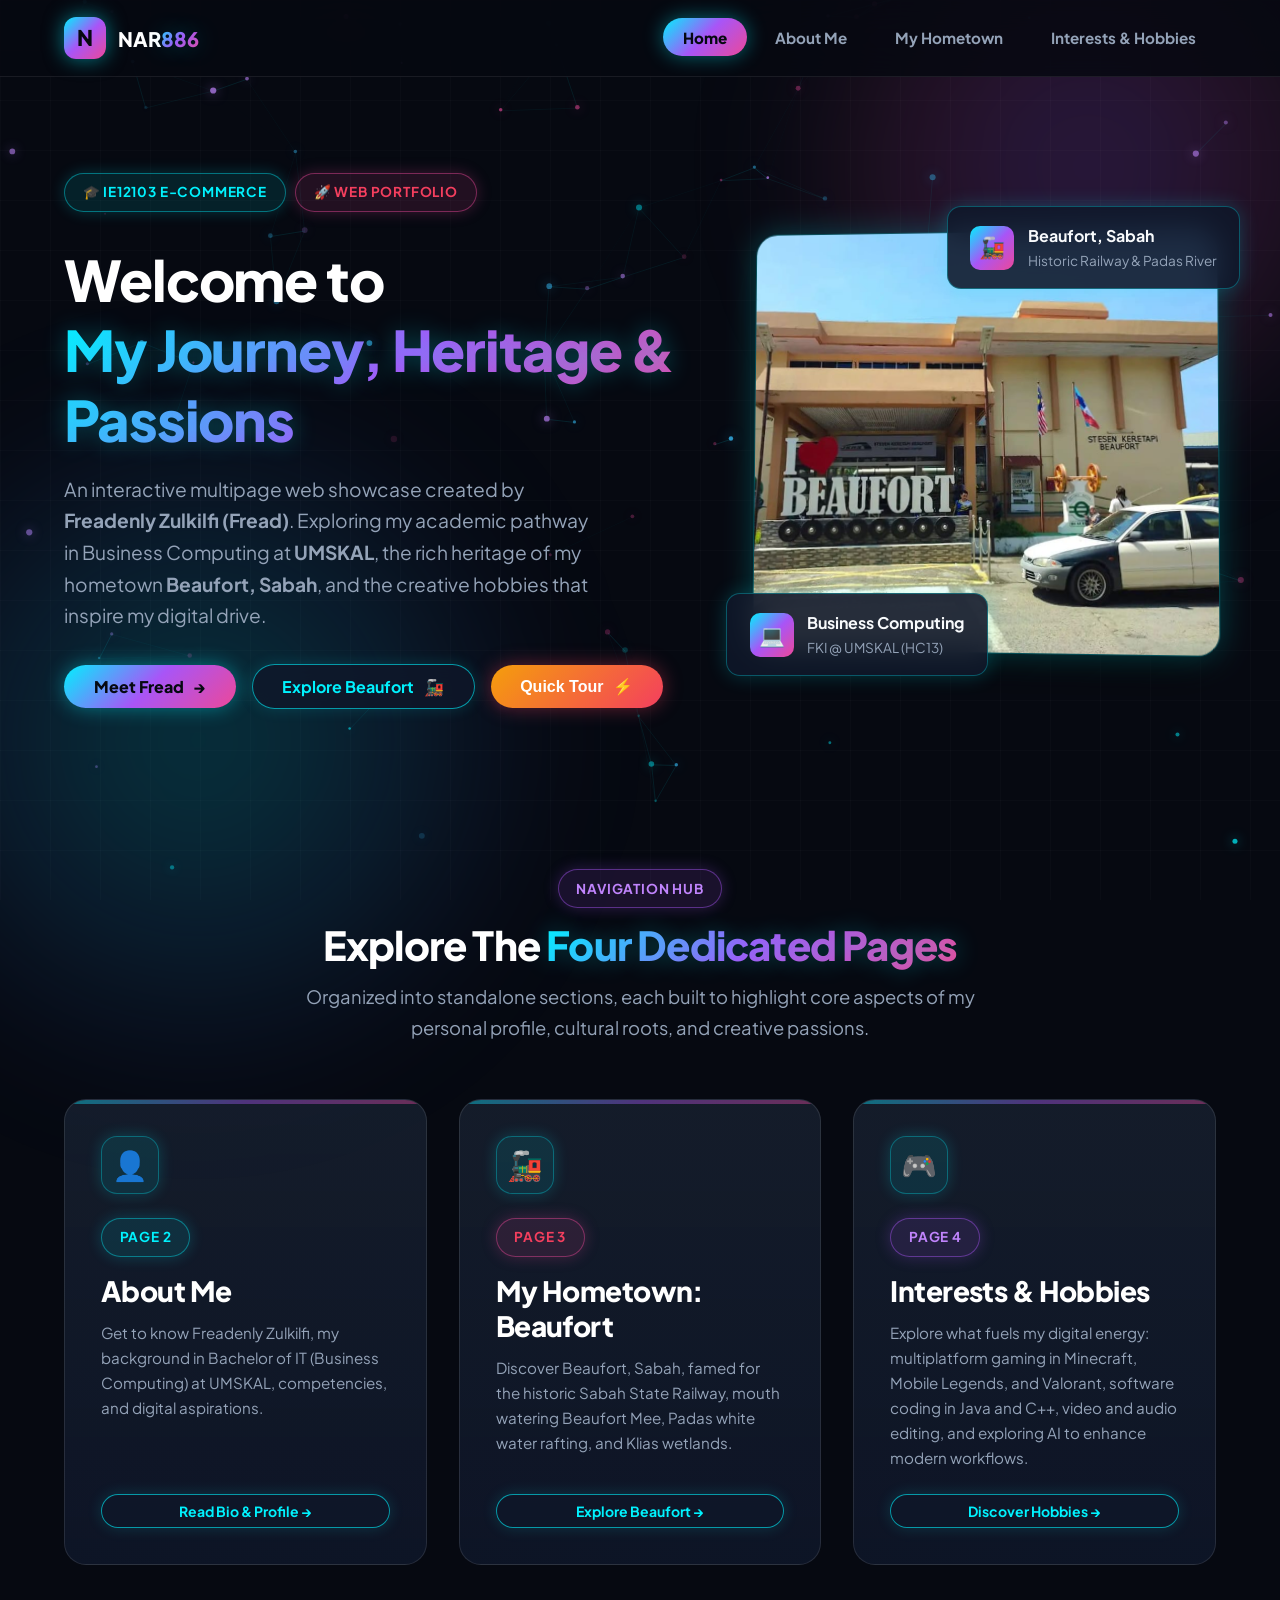
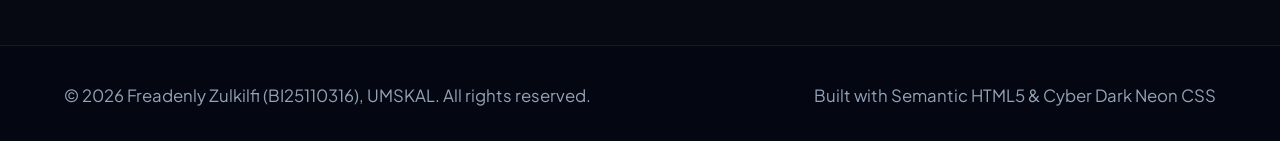
<file: index.html>
<!DOCTYPE html>
<html lang="en">
<head>
  <meta charset="UTF-8">
  <meta name="viewport" content="width=device-width, initial-scale=1.0">
  <title>Home | Me, My Hometown and Interest: IE12103</title>
  <link rel="stylesheet" href="css/styles.css">
  <link rel="preconnect" href="https://fonts.googleapis.com">
  <link rel="preconnect" href="https://fonts.gstatic.com" crossorigin>
  <link href="https://fonts.googleapis.com/css2?family=Plus+Jakarta+Sans:wght@400;600;700;800&family=Inter:wght@400;500;600;700&display=swap" rel="stylesheet">
</head>
<body>
  <canvas id="cyberCanvas"></canvas>
  <div class="cyber-grid-overlay"></div>

  <!-- Navigation Bar -->
  <header class="site-header">
    <div class="container navbar">
      <a href="index.html" class="brand-logo">
        <span class="logo-icon">N</span>
        <span>NAR<span class="text-gradient">886</span></span>
      </a>

      <button class="mobile-menu-btn" id="mobileMenuBtn" aria-label="Toggle navigation">☰</button>

      <ul class="nav-links" id="navLinks">
        <li><a href="index.html" class="nav-link active">Home</a></li>
        <li><a href="about.html" class="nav-link">About Me</a></li>
        <li><a href="hometown.html" class="nav-link">My Hometown</a></li>
        <li><a href="hobbies.html" class="nav-link">Interests & Hobbies</a></li>
      </ul>
    </div>
  </header>

  <!-- Hero Section -->
  <main>
    <section class="hero">
      <div class="container hero-grid">
        <div class="hero-content">
          <div class="hero-tags">
            <span class="badge">🎓 IE12103 E-Commerce</span>
            <span class="badge badge-coral">🚀 Web Portfolio</span>
          </div>
          <h1>Welcome to <span class="text-gradient">My Journey, Heritage & Passions</span></h1>
          <p class="hero-subtitle">
            An interactive multipage web showcase created by <strong>Freadenly Zulkilfi (Fread)</strong>. 
            Exploring my academic pathway in Business Computing at <strong>UMSKAL</strong>, the rich heritage of my hometown <strong>Beaufort, Sabah</strong>, 
            and the creative hobbies that inspire my digital drive.
          </p>

          <div class="btn-group">
            <a href="about.html" class="btn btn-primary">
              <span>Meet Fread</span>
              <span>→</span>
            </a>
            <a href="hometown.html" class="btn btn-secondary">
              <span>Explore Beaufort</span>
              <span>🚂</span>
            </a>
            <button class="btn btn-coral" data-modal-target="quickTourModal">
              <span>Quick Tour</span>
              <span>⚡</span>
            </button>
          </div>
        </div>

        <div class="hero-visual">
          <div class="hero-image-wrapper">
            <img src="images/hero-bg.jpg" alt="Vibrant Cyber Scenery" width="600" height="420">
          </div>
          
          <div class="floating-stat-card top-right">
            <div class="floating-icon">🚂</div>
            <div>
              <strong>Beaufort, Sabah</strong>
              <p style="font-size: 0.85rem; margin: 0; color: var(--text-muted);">Historic Railway & Padas River</p>
            </div>
          </div>

          <div class="floating-stat-card bottom-left">
            <div class="floating-icon">💻</div>
            <div>
              <strong>Business Computing</strong>
              <p style="font-size: 0.85rem; margin: 0; color: var(--text-muted);">FKI @ UMSKAL (HC13)</p>
            </div>
          </div>
        </div>
      </div>
    </section>

    <!-- Page Portals / Overview Section -->
    <section class="section">
      <div class="container">
        <div class="section-header">
          <span class="badge badge-cyan">Navigation Hub</span>
          <h2>Explore The <span class="text-gradient">Four Dedicated Pages</span></h2>
          <p>Organized into standalone sections, each built to highlight core aspects of my personal profile, cultural roots, and creative passions.</p>
        </div>

        <div class="feature-portal-grid">
          <!-- Portal 1: About Me -->
          <div class="portal-card">
            <div class="portal-icon">👤</div>
            <span class="badge" style="width: fit-content; margin-bottom: 1rem;">Page 2</span>
            <h3>About Me</h3>
            <p>Get to know Freadenly Zulkilfi, my background in Bachelor of IT (Business Computing) at UMSKAL, competencies, and digital aspirations.</p>
            <a href="about.html" class="btn btn-secondary btn-sm" style="margin-top: auto;">Read Bio & Profile →</a>
          </div>

          <!-- Portal 2: My Hometown -->
          <div class="portal-card">
            <div class="portal-icon">🚂</div>
            <span class="badge badge-coral" style="width: fit-content; margin-bottom: 1rem;">Page 3</span>
            <h3>My Hometown: Beaufort</h3>
            <p>Discover Beaufort, Sabah, famed for the historic Sabah State Railway, mouth watering Beaufort Mee, Padas white water rafting, and Klias wetlands.</p>
            <a href="hometown.html" class="btn btn-secondary btn-sm" style="margin-top: auto;">Explore Beaufort →</a>
          </div>

          <!-- Portal 3: Interests & Hobbies -->
          <div class="portal-card">
            <div class="portal-icon">🎮</div>
            <span class="badge badge-cyan" style="width: fit-content; margin-bottom: 1rem;">Page 4</span>
            <h3>Interests & Hobbies</h3>
            <p>Explore what fuels my digital energy: multiplatform gaming in Minecraft, Mobile Legends, and Valorant, software coding in Java and C++, video and audio editing, and exploring AI to enhance modern workflows.</p>
            <a href="hobbies.html" class="btn btn-secondary btn-sm" style="margin-top: auto;">Discover Hobbies →</a>
          </div>
        </div>
      </div>
    </section>
  </main>

  <!-- Interactive Quick Tour Modal -->
  <div class="modal-overlay" id="quickTourModal">
    <div class="modal-content">
      <button class="modal-close-btn" aria-label="Close modal">×</button>
      <span class="badge badge-coral">⚡ Quick Summary</span>
      <h3 style="margin: 1rem 0 0.75rem;">Welcome to "Me, My Hometown and Interest"</h3>
      <p style="margin-bottom: 1.25rem;">
        This web application satisfies all practical requirements for <strong>IE12103 E-Commerce</strong>:
      </p>
      <ul style="padding-left: 1.25rem; margin-bottom: 1.5rem; color: var(--text-muted); line-height: 1.8;">
        <li><strong>Page 1:</strong> Home (Central navigation hub and course overview)</li>
        <li><strong>Page 2:</strong> About Me (Freadenly Zulkilfi, official profile portrait, Business Computing credentials)</li>
        <li><strong>Page 3:</strong> My Hometown (Beaufort, Sabah heritage, railway, rafting, wetlands, cuisine)</li>
        <li><strong>Page 4:</strong> Hobbies (Gaming, Java & C++ Coding, Video & Audio Editing, Exploring AI)</li>
      </ul>
      <div class="btn-group">
        <a href="about.html" class="btn btn-primary btn-sm">Start with About Page</a>
        <button class="btn btn-secondary btn-sm" data-modal-close>Close</button>
      </div>
    </div>
  </div>

  <!-- Global Footer -->
  <footer class="site-footer">
    <div class="container">
      <div class="footer-bottom" style="border-top: none; padding-top: 0;">
        <p>&copy; 2026 Freadenly Zulkilfi (BI25110316), UMSKAL. All rights reserved.</p>
        <p>Built with Semantic HTML5 & Cyber Dark Neon CSS</p>
      </div>
    </div>
  </footer>

  <script src="js/main.js"></script>
</body>
</html>
</file>
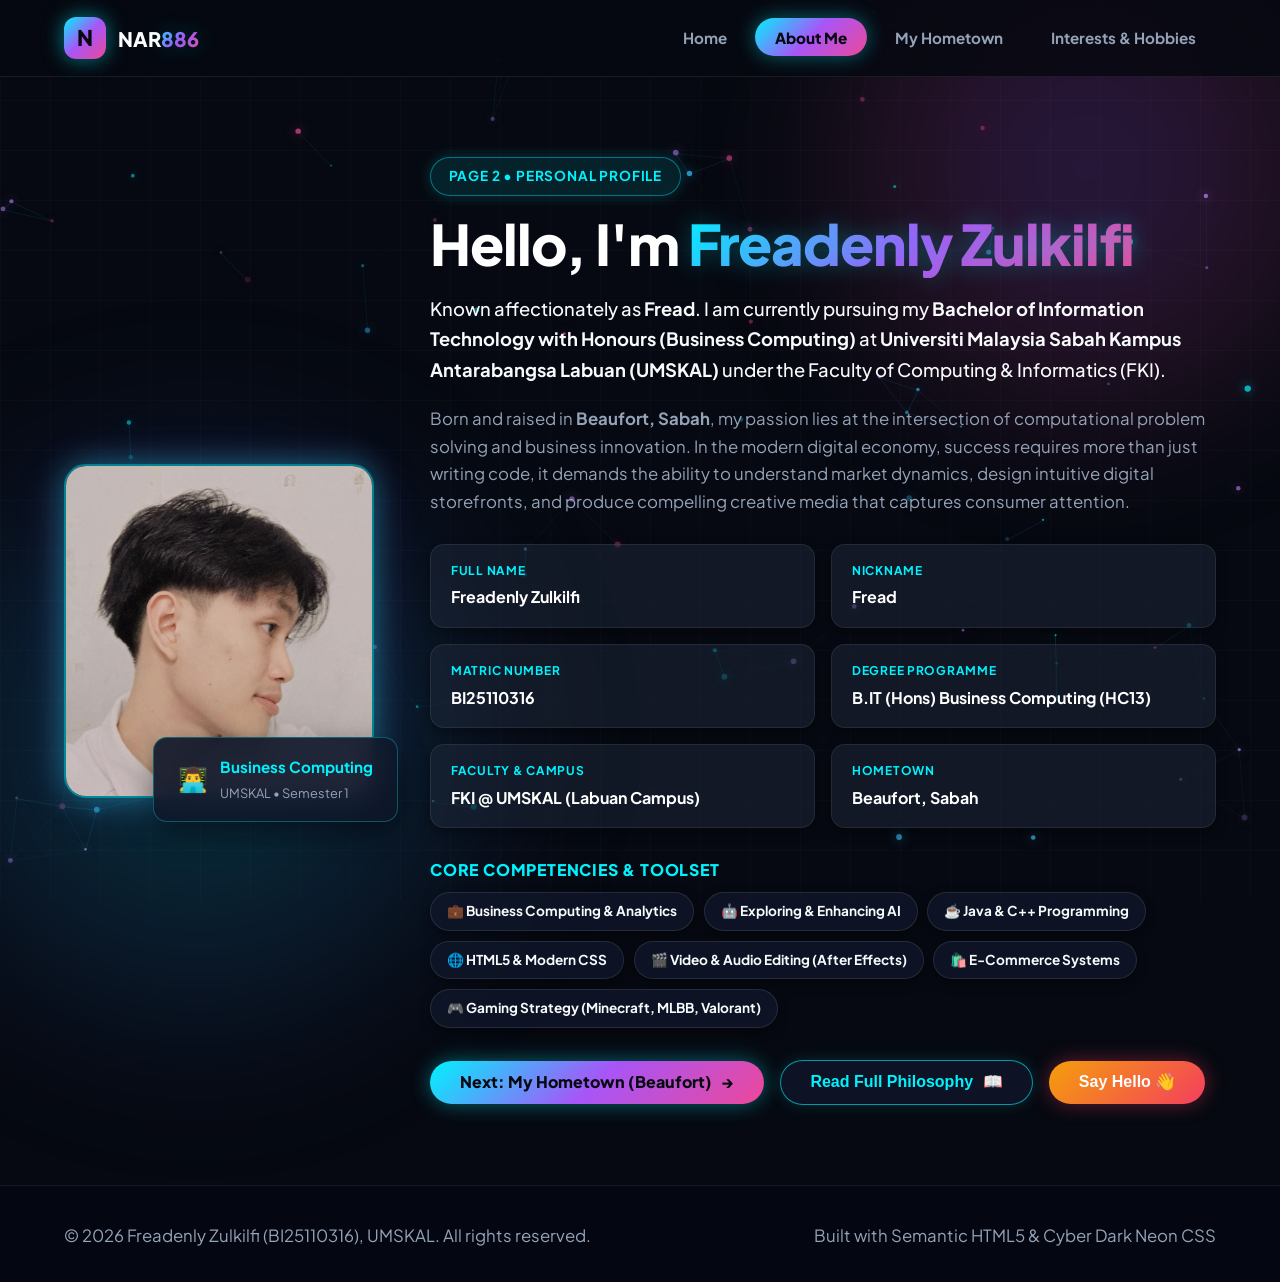
<file: about.html>
<!DOCTYPE html>
<html lang="en">
<head>
  <meta charset="UTF-8">
  <meta name="viewport" content="width=device-width, initial-scale=1.0">
  <title>About Me | Me, My Hometown and Interest: IE12103</title>
  <link rel="stylesheet" href="css/styles.css">
  <link rel="preconnect" href="https://fonts.googleapis.com">
  <link rel="preconnect" href="https://fonts.gstatic.com" crossorigin>
  <link href="https://fonts.googleapis.com/css2?family=Plus+Jakarta+Sans:wght@400;600;700;800&family=Inter:wght@400;500;600;700&display=swap" rel="stylesheet">
</head>
<body>
  <canvas id="cyberCanvas"></canvas>
  <div class="cyber-grid-overlay"></div>

  <!-- Navigation Bar -->
  <header class="site-header">
    <div class="container navbar">
      <a href="index.html" class="brand-logo">
        <span class="logo-icon">N</span>
        <span>NAR<span class="text-gradient">886</span></span>
      </a>

      <button class="mobile-menu-btn" id="mobileMenuBtn" aria-label="Toggle navigation">☰</button>

      <ul class="nav-links" id="navLinks">
        <li><a href="index.html" class="nav-link">Home</a></li>
        <li><a href="about.html" class="nav-link active">About Me</a></li>
        <li><a href="hometown.html" class="nav-link">My Hometown</a></li>
        <li><a href="hobbies.html" class="nav-link">Interests & Hobbies</a></li>
      </ul>
    </div>
  </header>

  <main>
    <!-- About Me Hero Section -->
    <section class="section">
      <div class="container about-hero">
        <!-- Student Photo (Explicit Rubric Requirement) -->
        <div class="about-photo-wrapper">
          <div class="about-photo-frame">
            <img src="images/profile.jpg" alt="Freadenly Zulkilfi Profile Picture" width="480" height="480">
          </div>
          <div class="about-badge-card">
            <span style="font-size: 1.5rem;">👨‍💻</span>
            <div>
              <strong style="font-size: 0.95rem; display: block; color: var(--neon-cyan);">Business Computing</strong>
              <span style="font-size: 0.8rem; color: var(--text-muted);">UMSKAL • Semester 1</span>
            </div>
          </div>
        </div>

        <!-- Student Story & Details -->
        <div class="about-info-content">
          <span class="badge">Page 2 • Personal Profile</span>
          <h1 style="margin: 0.75rem 0 1rem;">Hello, I'm <span class="text-gradient">Freadenly Zulkilfi</span></h1>
          <p style="font-size: 1.15rem; color: var(--text-main); font-weight: 500; margin-bottom: 1.25rem;">
            Known affectionately as <strong>Fread</strong>. I am currently pursuing my <strong>Bachelor of Information Technology with Honours (Business Computing)</strong> 
            at <strong>Universiti Malaysia Sabah Kampus Antarabangsa Labuan (UMSKAL)</strong> under the Faculty of Computing & Informatics (FKI).
          </p>

          <p style="margin-bottom: 1.5rem;">
            Born and raised in <strong>Beaufort, Sabah</strong>, my passion lies at the intersection of computational problem solving and business innovation. 
            In the modern digital economy, success requires more than just writing code, it demands the ability to understand market dynamics, design intuitive digital storefronts, 
            and produce compelling creative media that captures consumer attention.
          </p>

          <!-- Key Student Academic Information Pills -->
          <div class="info-pills">
            <div class="info-pill-item">
              <span class="label">Full Name</span>
              <span class="value">Freadenly Zulkilfi</span>
            </div>
            <div class="info-pill-item">
              <span class="label">Nickname</span>
              <span class="value">Fread</span>
            </div>
            <div class="info-pill-item">
              <span class="label">Matric Number</span>
              <span class="value">BI25110316</span>
            </div>
            <div class="info-pill-item">
              <span class="label">Degree Programme</span>
              <span class="value">B.IT (Hons) Business Computing (HC13)</span>
            </div>
            <div class="info-pill-item">
              <span class="label">Faculty & Campus</span>
              <span class="value">FKI @ UMSKAL (Labuan Campus)</span>
            </div>
            <div class="info-pill-item">
              <span class="label">Hometown</span>
              <span class="value">Beaufort, Sabah</span>
            </div>
          </div>

          <!-- Skills & Toolset Badges -->
          <div style="margin-bottom: 2rem;">
            <h4 style="font-size: 1rem; text-transform: uppercase; letter-spacing: 0.05em; color: var(--neon-cyan); margin-bottom: 0.5rem;">Core Competencies & Toolset</h4>
            <div class="skills-tags">
              <span class="skill-tag">💼 Business Computing & Analytics</span>
              <span class="skill-tag">🤖 Exploring & Enhancing AI</span>
              <span class="skill-tag">☕ Java & C++ Programming</span>
              <span class="skill-tag">🌐 HTML5 & Modern CSS</span>
              <span class="skill-tag">🎬 Video & Audio Editing (After Effects)</span>
              <span class="skill-tag">🛍️ E-Commerce Systems</span>
              <span class="skill-tag">🎮 Gaming Strategy (Minecraft, MLBB, Valorant)</span>
            </div>
          </div>

          <!-- Interactive Action Buttons -->
          <div class="btn-group">
            <a href="hometown.html" class="btn btn-primary">
              <span>Next: My Hometown (Beaufort)</span>
              <span>→</span>
            </a>
            <button class="btn btn-secondary" data-modal-target="studentBioModal">
              <span>Read Full Philosophy</span>
              <span>📖</span>
            </button>
            <button class="btn btn-coral" data-toast="Hello from Freadenly! Proceed to Page 3 to see Beaufort, Sabah.">
              <span>Say Hello 👋</span>
            </button>
          </div>
        </div>
      </div>
    </section>
  </main>

  <!-- Interactive Modal for Full Philosophy -->
  <div class="modal-overlay" id="studentBioModal">
    <div class="modal-content">
      <button class="modal-close-btn" aria-label="Close modal">×</button>
      <span class="badge badge-cyan">Personal Philosophy</span>
      <h3 style="margin: 1rem 0 0.75rem;">Business Computing Vision</h3>
      <p style="margin-bottom: 1rem; color: var(--text-muted);">
        "Technology achieves its highest value when it directly solves human needs and empowers economic opportunities."
      </p>
      <p style="margin-bottom: 1.5rem; color: var(--text-muted);">
        As a Business Computing student at UMSKAL, I believe that building exceptional e-commerce platforms is about fusing efficient technical code with compelling visual design and intuitive user flows.
      </p>
      <div class="btn-group">
        <a href="hometown.html" class="btn btn-primary btn-sm">Proceed to My Hometown Page</a>
        <button class="btn btn-secondary btn-sm" data-modal-close>Close</button>
      </div>
    </div>
  </div>

  <!-- Global Footer -->
  <footer class="site-footer">
    <div class="container">
      <div class="footer-bottom" style="border-top: none; padding-top: 0;">
        <p>&copy; 2026 Freadenly Zulkilfi (BI25110316), UMSKAL. All rights reserved.</p>
        <p>Built with Semantic HTML5 & Cyber Dark Neon CSS</p>
      </div>
    </div>
  </footer>

  <script src="js/main.js"></script>
</body>
</html>
</file>
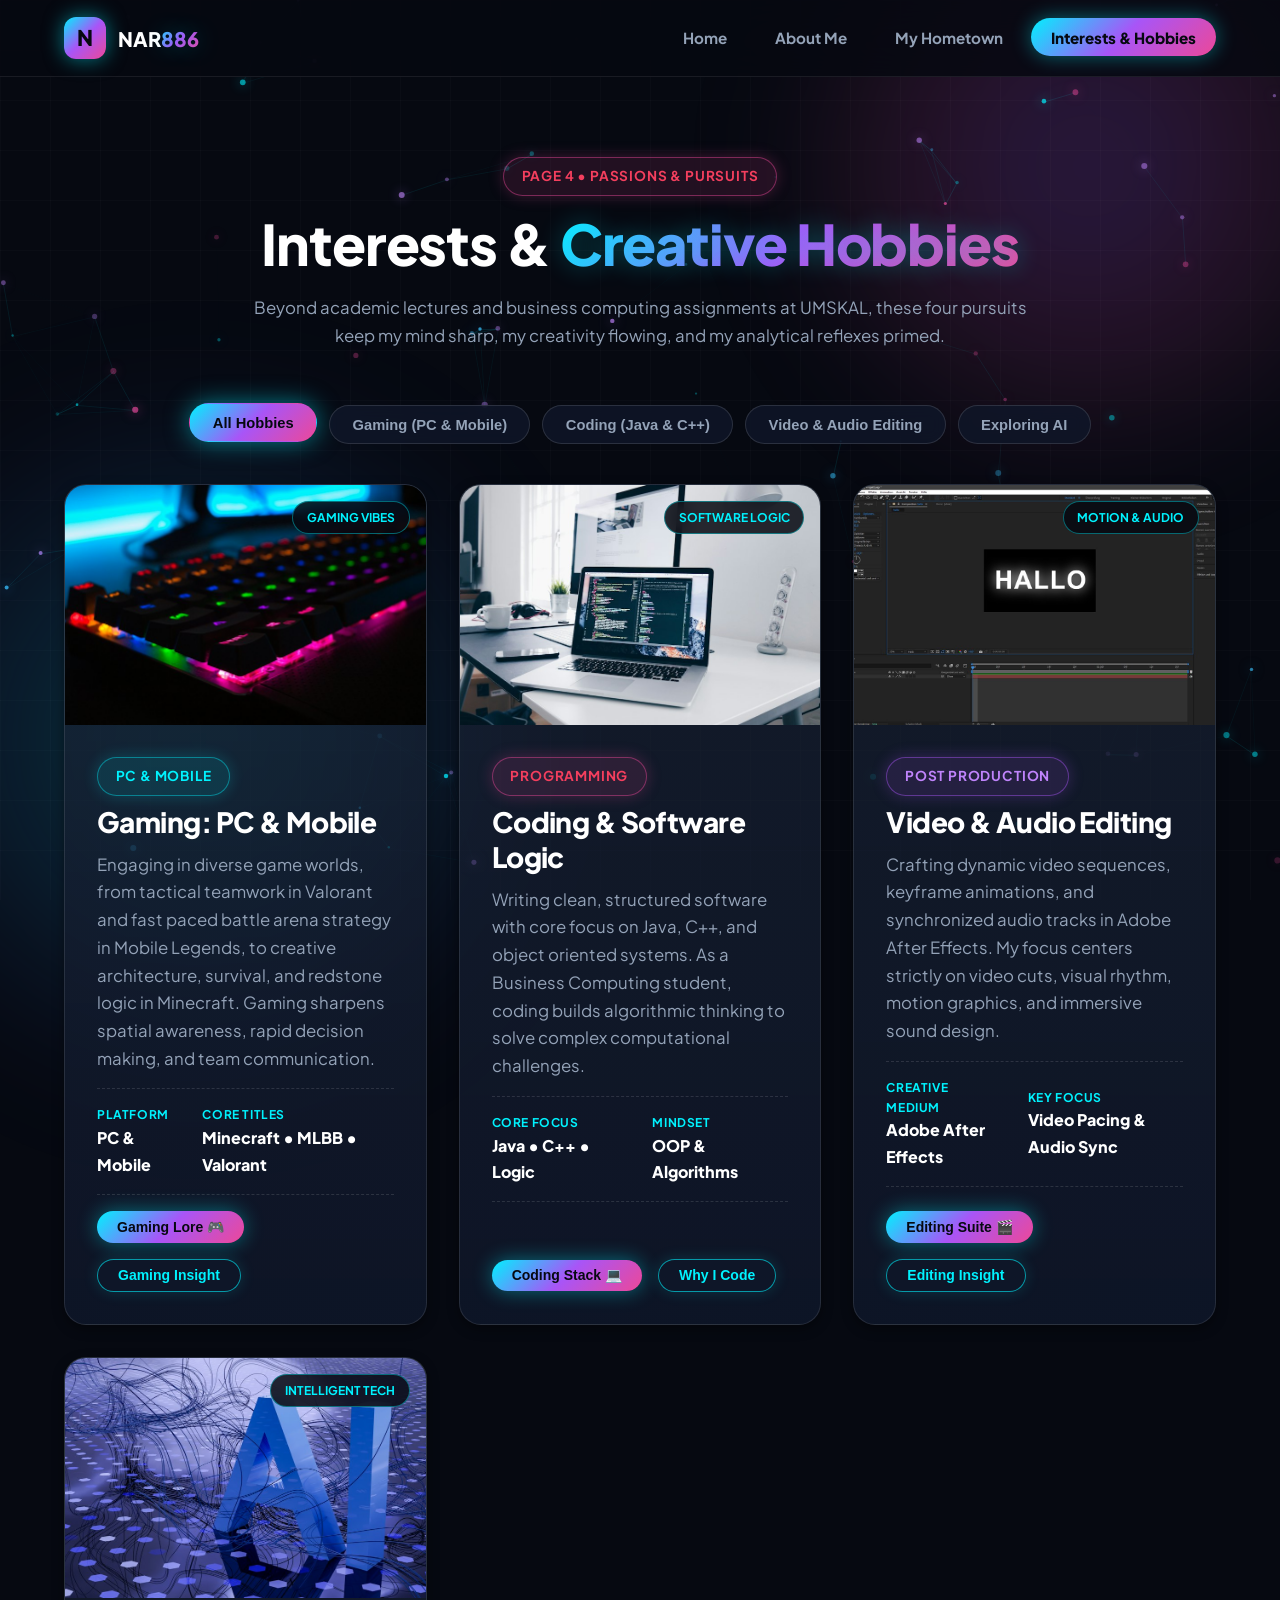
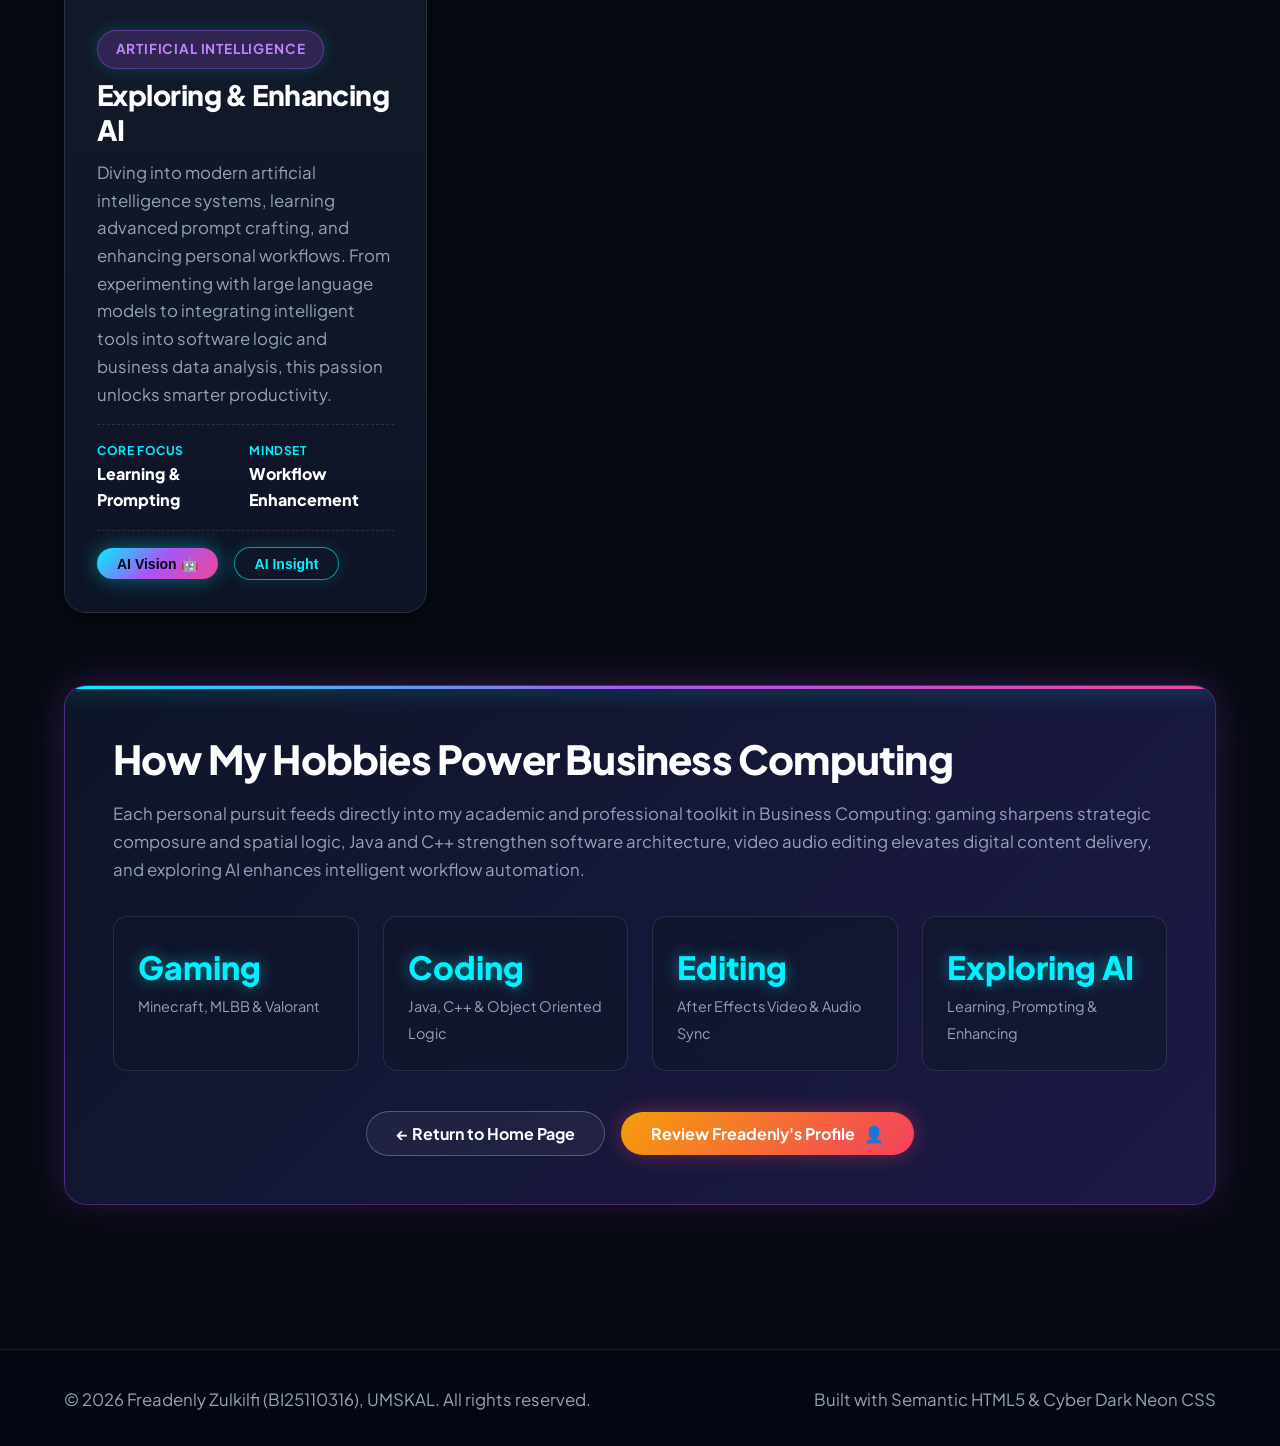
<file: hobbies.html>
<!DOCTYPE html>
<html lang="en">
<head>
  <meta charset="UTF-8">
  <meta name="viewport" content="width=device-width, initial-scale=1.0">
  <title>Interests & Hobbies | Me, My Hometown and Interest: IE12103</title>
  <link rel="stylesheet" href="css/styles.css">
  <link rel="preconnect" href="https://fonts.googleapis.com">
  <link rel="preconnect" href="https://fonts.gstatic.com" crossorigin>
  <link href="https://fonts.googleapis.com/css2?family=Plus+Jakarta+Sans:wght@400;600;700;800&family=Inter:wght@400;500;600;700&display=swap" rel="stylesheet">
</head>
<body>
  <canvas id="cyberCanvas"></canvas>
  <div class="cyber-grid-overlay"></div>

  <!-- Navigation Bar -->
  <header class="site-header">
    <div class="container navbar">
      <a href="index.html" class="brand-logo">
        <span class="logo-icon">N</span>
        <span>NAR<span class="text-gradient">886</span></span>
      </a>

      <button class="mobile-menu-btn" id="mobileMenuBtn" aria-label="Toggle navigation">☰</button>

      <ul class="nav-links" id="navLinks">
        <li><a href="index.html" class="nav-link">Home</a></li>
        <li><a href="about.html" class="nav-link">About Me</a></li>
        <li><a href="hometown.html" class="nav-link">My Hometown</a></li>
        <li><a href="hobbies.html" class="nav-link active">Interests & Hobbies</a></li>
      </ul>
    </div>
  </header>

  <main>
    <section class="section">
      <div class="container">
        <!-- Hobbies Hero Header -->
        <div class="hobbies-hero">
          <span class="badge badge-coral">Page 4 • Passions & Pursuits</span>
          <h1 style="margin: 0.75rem 0 1rem;">Interests & <span class="text-gradient">Creative Hobbies</span></h1>
          <p>
            Beyond academic lectures and business computing assignments at UMSKAL, these four pursuits keep my mind sharp, 
            my creativity flowing, and my analytical reflexes primed.
          </p>
        </div>

        <!-- Filter Buttons (Rubric: Must include buttons) -->
        <div class="filter-bar">
          <button class="filter-btn active" data-filter="all">All Hobbies</button>
          <button class="filter-btn" data-filter="gaming">Gaming (PC & Mobile)</button>
          <button class="filter-btn" data-filter="coding">Coding (Java & C++)</button>
          <button class="filter-btn" data-filter="editing">Video & Audio Editing</button>
          <button class="filter-btn" data-filter="ai">Exploring AI</button>
        </div>

        <!-- Interactive 4-Card Hobby Grid -->
        <div class="card-grid" style="grid-template-columns: repeat(auto-fit, minmax(300px, 1fr));">
          
          <!-- Hobby 1: Gaming (Minecraft, Mobile Legends, Valorant) -->
          <div class="hobby-card-interactive" data-category="gaming">
            <div class="hobby-img-header">
              <img src="images/hobby-gaming.jpg" alt="RGB Gaming Setup with Neon Lighting Vibes">
              <span class="card-badge">Gaming Vibes</span>
            </div>
            <div class="hobby-body">
              <span class="badge" style="width: fit-content; margin-bottom: 0.5rem;">PC & Mobile</span>
              <h3>Gaming: PC & Mobile</h3>
              <p>
                Engaging in diverse game worlds, from tactical teamwork in Valorant and fast paced battle arena strategy in Mobile Legends, 
                to creative architecture, survival, and redstone logic in Minecraft. Gaming sharpens spatial awareness, rapid decision making, and team communication.
              </p>

              <div class="hobby-stats-row">
                <div class="stat-item">
                  <span class="stat-label">Platform</span>
                  <span class="stat-val">PC & Mobile</span>
                </div>
                <div class="stat-item">
                  <span class="stat-label">Core Titles</span>
                  <span class="stat-val">Minecraft • MLBB • Valorant</span>
                </div>
              </div>

              <div class="btn-group" style="margin-top: auto;">
                <button class="btn btn-primary btn-sm" data-modal-target="gamingModal">Gaming Lore 🎮</button>
                <button class="btn btn-secondary btn-sm" data-toast="Gaming across Minecraft, Mobile Legends, and Valorant builds strategic planning and sharp reflexes!">Gaming Insight</button>
              </div>
            </div>
          </div>

          <!-- Hobby 2: Coding (Java, C++ & Logic) -->
          <div class="hobby-card-interactive" data-category="coding">
            <div class="hobby-img-header">
              <img src="images/hobby-coding.jpg" alt="Java and C++ Software Programming Workspace">
              <span class="card-badge">Software Logic</span>
            </div>
            <div class="hobby-body">
              <span class="badge badge-coral" style="width: fit-content; margin-bottom: 0.5rem;">Programming</span>
              <h3>Coding & Software Logic</h3>
              <p>
                Writing clean, structured software with core focus on Java, C++, and object oriented systems. 
                As a Business Computing student, coding builds algorithmic thinking to solve complex computational challenges.
              </p>

              <div class="hobby-stats-row">
                <div class="stat-item">
                  <span class="stat-label">Core Focus</span>
                  <span class="stat-val">Java • C++ • Logic</span>
                </div>
                <div class="stat-item">
                  <span class="stat-label">Mindset</span>
                  <span class="stat-val">OOP & Algorithms</span>
                </div>
              </div>

              <div class="btn-group" style="margin-top: auto;">
                <button class="btn btn-primary btn-sm" data-modal-target="codingModal">Coding Stack 💻</button>
                <button class="btn btn-secondary btn-sm" data-toast="Mastering Java and C++ creates a rock solid foundation for business computing!">Why I Code</button>
              </div>
            </div>
          </div>

          <!-- Hobby 3: Editing (Video & Audio Editing via After Effects) -->
          <div class="hobby-card-interactive" data-category="editing">
            <div class="hobby-img-header">
              <img src="images/hobby-editing.jpg" alt="Adobe After Effects Timeline and Video Audio Composition">
              <span class="card-badge">Motion & Audio</span>
            </div>
            <div class="hobby-body">
              <span class="badge badge-cyan" style="width: fit-content; margin-bottom: 0.5rem;">Post Production</span>
              <h3>Video & Audio Editing</h3>
              <p>
                Crafting dynamic video sequences, keyframe animations, and synchronized audio tracks in Adobe After Effects. 
                My focus centers strictly on video cuts, visual rhythm, motion graphics, and immersive sound design.
              </p>

              <div class="hobby-stats-row">
                <div class="stat-item">
                  <span class="stat-label">Creative Medium</span>
                  <span class="stat-val">Adobe After Effects</span>
                </div>
                <div class="stat-item">
                  <span class="stat-label">Key Focus</span>
                  <span class="stat-val">Video Pacing & Audio Sync</span>
                </div>
              </div>

              <div class="btn-group" style="margin-top: auto;">
                <button class="btn btn-primary btn-sm" data-modal-target="editingModal">Editing Suite 🎬</button>
                <button class="btn btn-secondary btn-sm" data-toast="Synchronized video pacing and audio design drive maximum audience retention!">Editing Insight</button>
              </div>
            </div>
          </div>

          <!-- Hobby 4: Exploring AI (Learning & Enhancing Workflows) -->
          <div class="hobby-card-interactive" data-category="ai">
            <div class="hobby-img-header">
              <img src="images/hobby-ai.jpg" alt="Artificial Intelligence Neural Network and Creative Technology">
              <span class="card-badge">Intelligent Tech</span>
            </div>
            <div class="hobby-body">
              <span class="badge" style="width: fit-content; margin-bottom: 0.5rem; background: rgba(168, 85, 247, 0.2); color: #c084fc; border: 1px solid rgba(168, 85, 247, 0.4);">Artificial Intelligence</span>
              <h3>Exploring & Enhancing AI</h3>
              <p>
                Diving into modern artificial intelligence systems, learning advanced prompt crafting, and enhancing personal workflows. 
                From experimenting with large language models to integrating intelligent tools into software logic and business data analysis, this passion unlocks smarter productivity.
              </p>

              <div class="hobby-stats-row">
                <div class="stat-item">
                  <span class="stat-label">Core Focus</span>
                  <span class="stat-val">Learning & Prompting</span>
                </div>
                <div class="stat-item">
                  <span class="stat-label">Mindset</span>
                  <span class="stat-val">Workflow Enhancement</span>
                </div>
              </div>

              <div class="btn-group" style="margin-top: auto;">
                <button class="btn btn-primary btn-sm" data-modal-target="aiModal">AI Vision 🤖</button>
                <button class="btn btn-secondary btn-sm" data-toast="Learning and enhancing AI workflows multiplies efficiency and creative problem solving!">AI Insight</button>
              </div>
            </div>
          </div>

        </div>

        <!-- Energy & Passion Synergy Card -->
        <div class="facts-box" style="margin-top: 4.5rem;">
          <h2>How My Hobbies Power Business Computing</h2>
          <p>
            Each personal pursuit feeds directly into my academic and professional toolkit in Business Computing: 
            gaming sharpens strategic composure and spatial logic, Java and C++ strengthen software architecture, video audio editing elevates digital content delivery, and exploring AI enhances intelligent workflow automation.
          </p>

          <div class="facts-grid" style="grid-template-columns: repeat(auto-fit, minmax(180px, 1fr));">
            <div class="fact-card">
              <span class="number">Gaming</span>
              <span class="desc">Minecraft, MLBB & Valorant</span>
            </div>
            <div class="fact-card">
              <span class="number">Coding</span>
              <span class="desc">Java, C++ & Object Oriented Logic</span>
            </div>
            <div class="fact-card">
              <span class="number">Editing</span>
              <span class="desc">After Effects Video & Audio Sync</span>
            </div>
            <div class="fact-card">
              <span class="number">Exploring AI</span>
              <span class="desc">Learning, Prompting & Enhancing</span>
            </div>
          </div>

          <div style="margin-top: 2.5rem; text-align: center;">
            <div class="btn-group" style="justify-content: center;">
              <a href="index.html" class="btn btn-outline-white">
                <span>← Return to Home Page</span>
              </a>
              <a href="about.html" class="btn btn-coral">
                <span>Review Freadenly's Profile</span>
                <span>👤</span>
              </a>
            </div>
          </div>
        </div>
      </div>
    </section>
  </main>

  <!-- Interactive Modals for Hobbies -->
  <div class="modal-overlay" id="gamingModal">
    <div class="modal-content">
      <button class="modal-close-btn" aria-label="Close modal">×</button>
      <span class="badge">Gaming Philosophy</span>
      <h3 style="margin: 1rem 0 0.75rem;">Multiplatform Gaming: PC & Mobile</h3>
      <p style="margin-bottom: 1rem; color: var(--text-muted);">
        Gaming across multiple platforms provides varied intellectual and strategic challenges, from competitive team tactics to creative structural design:
      </p>
      <ul style="padding-left: 1.25rem; margin-bottom: 1.5rem; color: var(--text-muted); line-height: 1.8;">
        <li><strong>Minecraft:</strong> Spatial planning, resource management, architectural creativity, and redstone computational logic.</li>
        <li><strong>Mobile Legends:</strong> Real time map awareness, tactical 5v5 team coordination, objective timing, and fast reflexes on mobile.</li>
        <li><strong>Valorant:</strong> Tactical ability synergies, team economy management, precision aim discipline, and composure under pressure on PC.</li>
      </ul>
      <button class="btn btn-primary btn-sm" data-modal-close>Close</button>
    </div>
  </div>

  <div class="modal-overlay" id="codingModal">
    <div class="modal-content">
      <button class="modal-close-btn" aria-label="Close modal">×</button>
      <span class="badge badge-coral">Development Toolkit</span>
      <h3 style="margin: 1rem 0 0.75rem;">Java & C++ Engineering Mindset</h3>
      <p style="margin-bottom: 1rem; color: var(--text-muted);">
        My programming foundation is built upon core languages like Java and C++. Understanding object oriented architecture, 
        memory principles, and algorithm complexity provides deep engineering insight that supports modern business and e-commerce platforms.
      </p>
      <ul style="padding-left: 1.25rem; margin-bottom: 1.5rem; color: var(--text-muted); line-height: 1.8;">
        <li>Object Oriented Programming (OOP) in Java: inheritance, encapsulation, and interfaces</li>
        <li>Algorithmic problem solving, data structures, and computational efficiency in C++</li>
        <li>Clean code architecture and structured software design</li>
      </ul>
      <button class="btn btn-primary btn-sm" data-modal-close>Close</button>
    </div>
  </div>

  <div class="modal-overlay" id="editingModal">
    <div class="modal-content">
      <button class="modal-close-btn" aria-label="Close modal">×</button>
      <span class="badge badge-cyan">Creative Post Production</span>
      <h3 style="margin: 1rem 0 0.75rem;">Adobe After Effects: Video & Audio Editing</h3>
      <p style="margin-bottom: 1.5rem; color: var(--text-muted);">
        Video and audio editing allows me to translate digital concepts into high energy visual stories. 
        Using Adobe After Effects, my creative focus centers strictly on pacing, seamless motion transitions, and tight audio synchronization without relying on color grading.
      </p>
      <ul style="padding-left: 1.25rem; margin-bottom: 1.5rem; color: var(--text-muted); line-height: 1.8;">
        <li>Keyframe motion design and kinetic typography animations</li>
        <li>Dynamic video montage cuts matched precisely to musical beats and audio cues</li>
        <li>Layered audio editing, sound effect integration, and balanced audio mixing</li>
      </ul>
      <button class="btn btn-primary btn-sm" data-modal-close>Close</button>
    </div>
  </div>

  <div class="modal-overlay" id="aiModal">
    <div class="modal-content">
      <button class="modal-close-btn" aria-label="Close modal">×</button>
      <span class="badge" style="background: rgba(168, 85, 247, 0.2); color: #c084fc; border: 1px solid rgba(168, 85, 247, 0.4);">AI Exploration</span>
      <h3 style="margin: 1rem 0 0.75rem;">Exploring AI: Learning, Applying & Enhancing</h3>
      <p style="margin-bottom: 1rem; color: var(--text-muted);">
        Artificial intelligence is transforming the way we learn, code, and operate in business computing. 
        My journey focuses on mastering modern generative tools, understanding model behavior, and enhancing everyday workflows:
      </p>
      <ul style="padding-left: 1.25rem; margin-bottom: 1.5rem; color: var(--text-muted); line-height: 1.8;">
        <li>Exploring foundational LLMs, intelligent reasoning engines, and assistive developer tooling</li>
        <li>Learning prompt engineering to craft precise, structured, and reproducible context for tasks</li>
        <li>Enhancing software development velocity, automating repetitive tasks, and powering smarter e-commerce analytics</li>
      </ul>
      <button class="btn btn-primary btn-sm" data-modal-close>Close</button>
    </div>
  </div>

  <!-- Global Footer -->
  <footer class="site-footer">
    <div class="container">
      <div class="footer-bottom" style="border-top: none; padding-top: 0;">
        <p>&copy; 2026 Freadenly Zulkilfi (BI25110316), UMSKAL. All rights reserved.</p>
        <p>Built with Semantic HTML5 & Cyber Dark Neon CSS</p>
      </div>
    </div>
  </footer>

  <script src="js/main.js"></script>
</body>
</html>
</file>
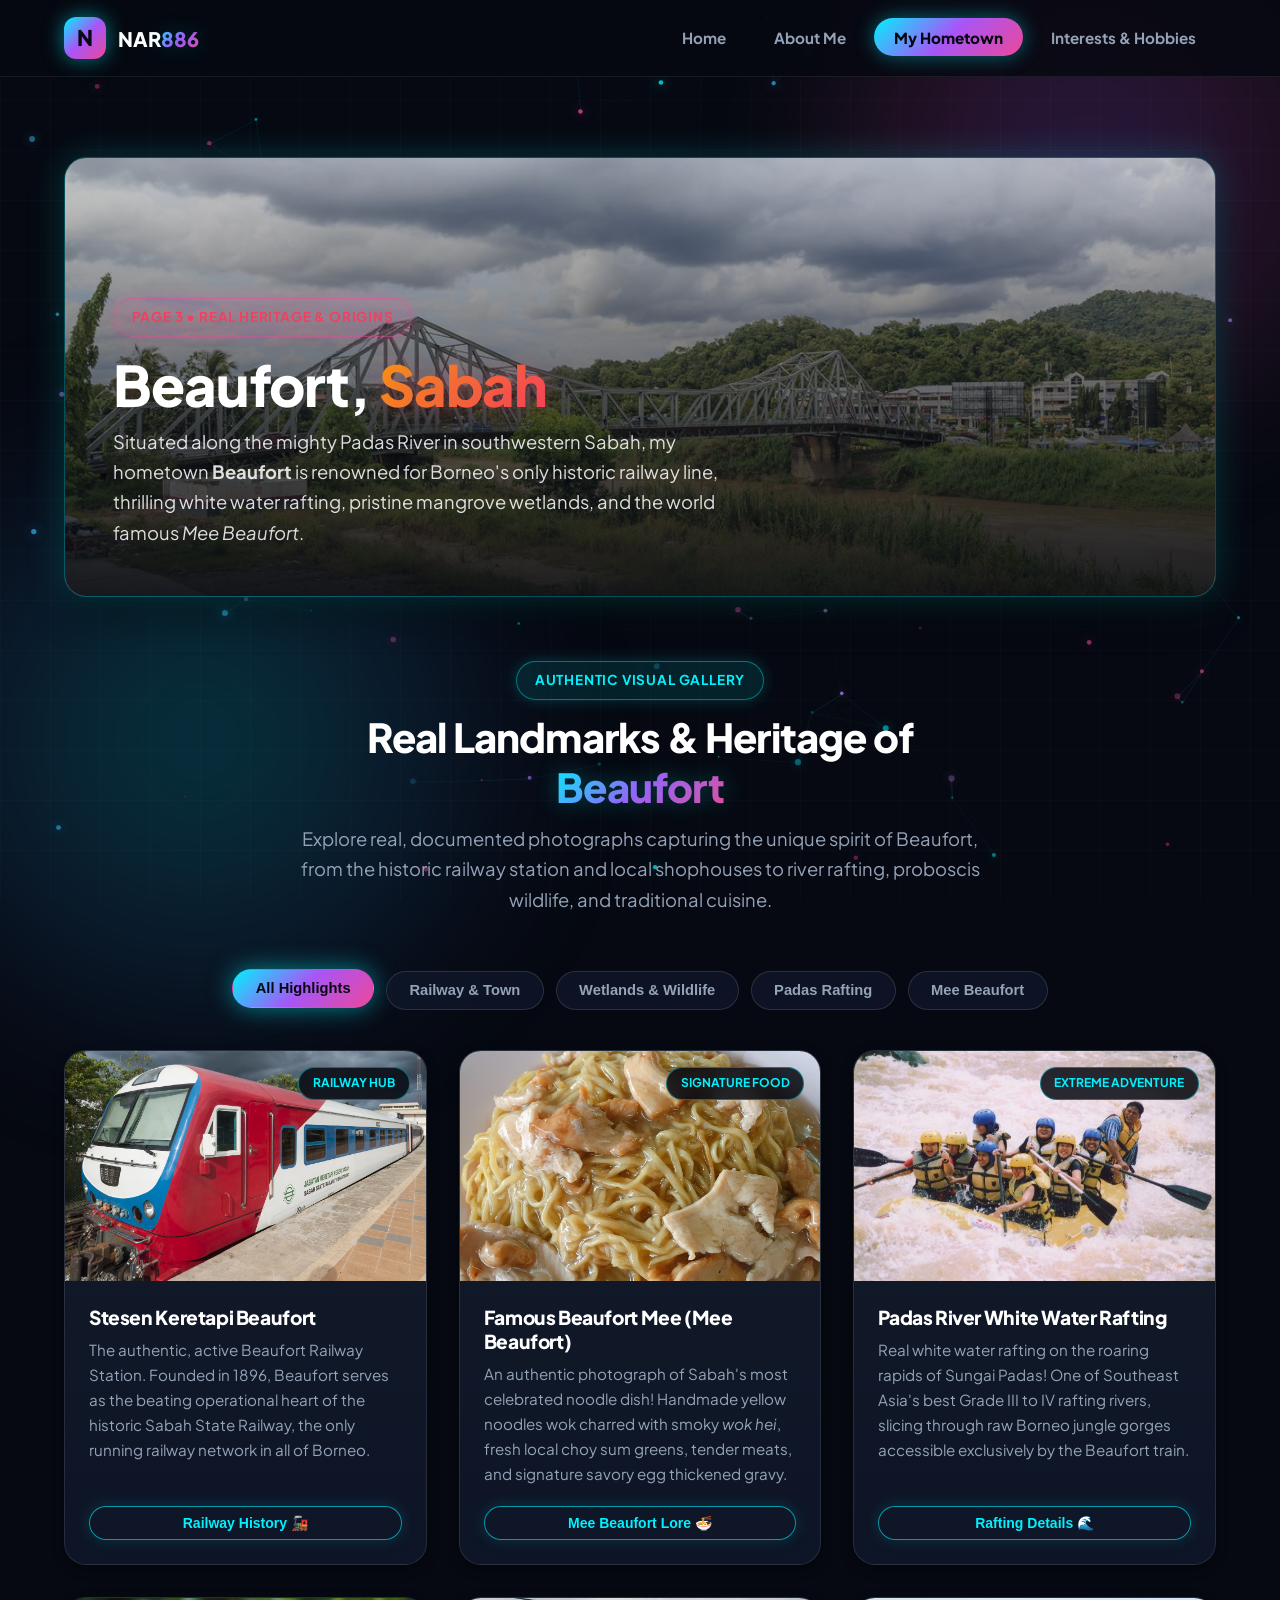
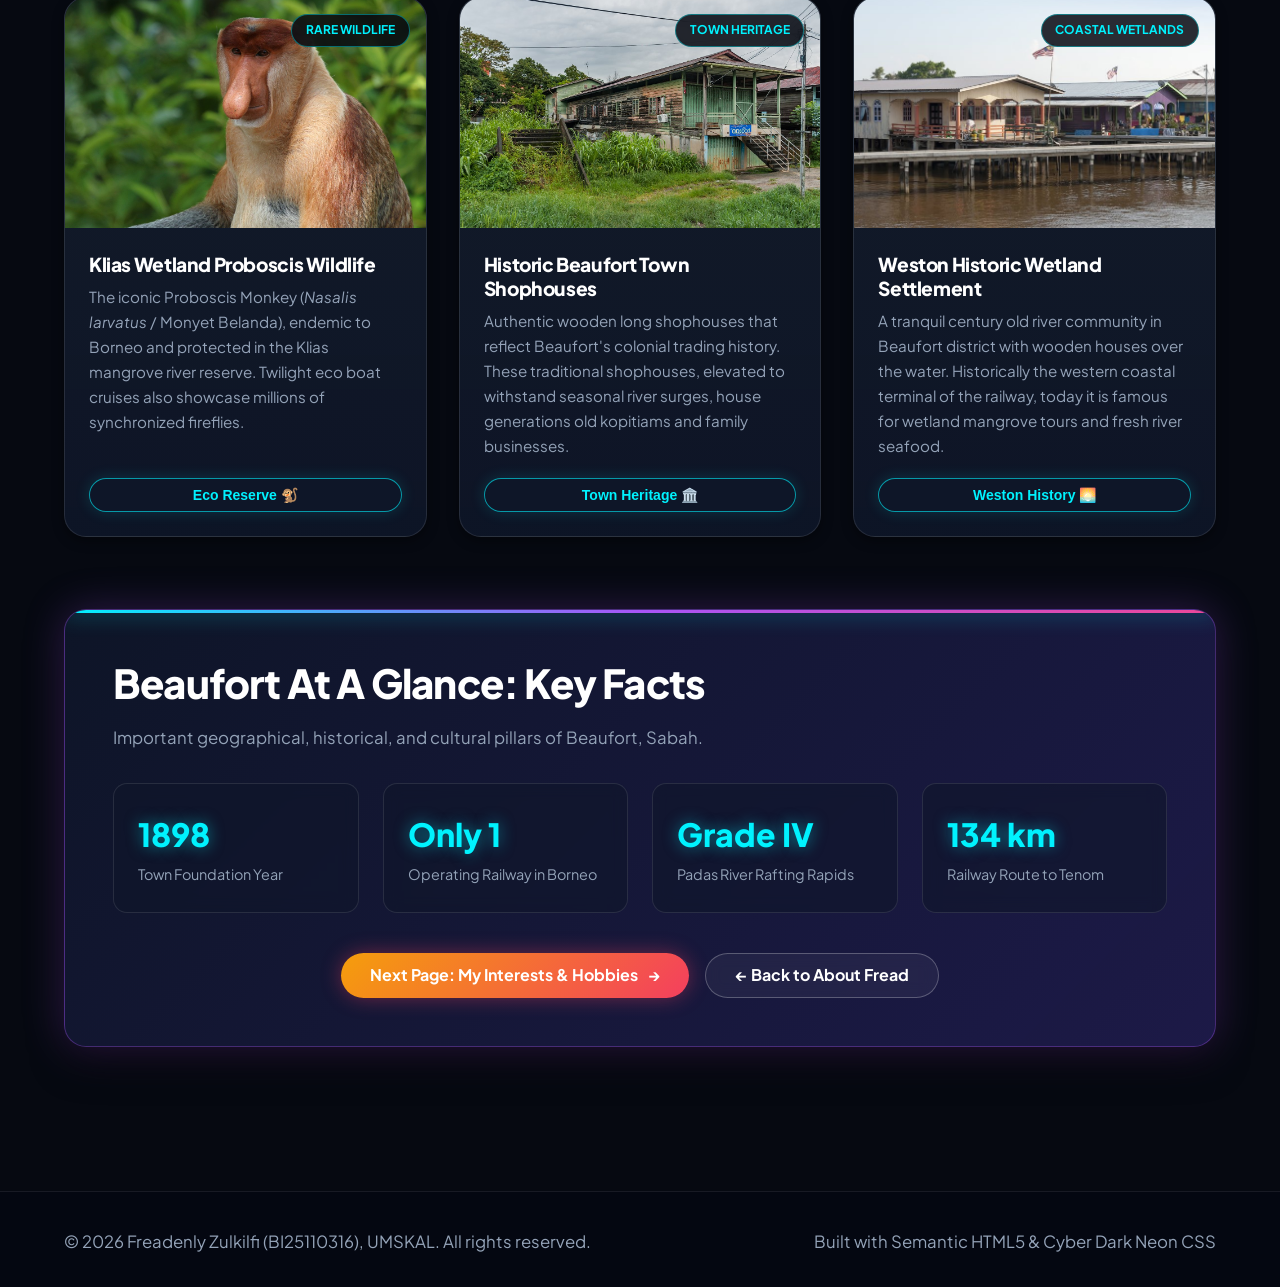
<file: hometown.html>
<!DOCTYPE html>
<html lang="en">
<head>
  <meta charset="UTF-8">
  <meta name="viewport" content="width=device-width, initial-scale=1.0">
  <title>My Hometown: Beaufort | Me, My Hometown and Interest: IE12103</title>
  <link rel="stylesheet" href="css/styles.css">
  <link rel="preconnect" href="https://fonts.googleapis.com">
  <link rel="preconnect" href="https://fonts.gstatic.com" crossorigin>
  <link href="https://fonts.googleapis.com/css2?family=Plus+Jakarta+Sans:wght@400;600;700;800&family=Inter:wght@400;500;600;700&display=swap" rel="stylesheet">
</head>
<body>
  <canvas id="cyberCanvas"></canvas>
  <div class="cyber-grid-overlay"></div>

  <!-- Navigation Bar -->
  <header class="site-header">
    <div class="container navbar">
      <a href="index.html" class="brand-logo">
        <span class="logo-icon">N</span>
        <span>NAR<span class="text-gradient">886</span></span>
      </a>

      <button class="mobile-menu-btn" id="mobileMenuBtn" aria-label="Toggle navigation">☰</button>

      <ul class="nav-links" id="navLinks">
        <li><a href="index.html" class="nav-link">Home</a></li>
        <li><a href="about.html" class="nav-link">About Me</a></li>
        <li><a href="hometown.html" class="nav-link active">My Hometown</a></li>
        <li><a href="hobbies.html" class="nav-link">Interests & Hobbies</a></li>
      </ul>
    </div>
  </header>

  <main>
    <section class="section">
      <div class="container">
        <!-- Beaufort Real Hero Banner (Bridge Over Sungai Padas in Beaufort) -->
        <div class="hometown-hero-banner">
          <img src="images/hometown-river.jpg" alt="Real Bridge over Sungai Padas in Beaufort, Sabah" width="1200" height="440">
          <div class="hometown-hero-overlay">
            <span class="badge badge-coral" style="width: fit-content; margin-bottom: 0.75rem;">Page 3 • Real Heritage & Origins</span>
            <h1>Beaufort, <span class="text-gradient-warm">Sabah</span></h1>
            <p>
              Situated along the mighty Padas River in southwestern Sabah, my hometown <strong>Beaufort</strong> is renowned 
              for Borneo's only historic railway line, thrilling white water rafting, pristine mangrove wetlands, and the world famous <em>Mee Beaufort</em>.
            </p>
          </div>
        </div>

        <!-- Section Header -->
        <div class="section-header">
          <span class="badge">Authentic Visual Gallery</span>
          <h2>Real Landmarks & Heritage of <span class="text-gradient">Beaufort</span></h2>
          <p>
            Explore real, documented photographs capturing the unique spirit of Beaufort, from the historic railway station and local shophouses to river rafting, proboscis wildlife, and traditional cuisine.
          </p>
        </div>

        <!-- Category Filter Buttons (Interactive rubric requirement) -->
        <div class="filter-bar">
          <button class="filter-btn active" data-filter="all">All Highlights</button>
          <button class="filter-btn" data-filter="heritage">Railway & Town</button>
          <button class="filter-btn" data-filter="nature">Wetlands & Wildlife</button>
          <button class="filter-btn" data-filter="adventure">Padas Rafting</button>
          <button class="filter-btn" data-filter="cuisine">Mee Beaufort</button>
        </div>

        <!-- Gallery of Authentic Beaufort Images -->
        <div class="gallery-grid">
          <!-- Item 1: Real Beaufort Railway Station -->
          <div class="gallery-item" data-category="heritage">
            <div class="gallery-thumb">
              <img src="images/hometown-beaufort-train.jpg" alt="Beaufort Railway Station and Sabah State Railway Train">
              <span class="card-badge">Railway Hub</span>
            </div>
            <div class="gallery-info">
              <h4>Stesen Keretapi Beaufort</h4>
              <p>The authentic, active Beaufort Railway Station. Founded in 1896, Beaufort serves as the beating operational heart of the historic Sabah State Railway, the only running railway network in all of Borneo.</p>
              <button class="btn btn-secondary btn-sm" data-modal-target="railwayModal" style="margin-top: auto;">Railway History 🚂</button>
            </div>
          </div>

          <!-- Item 2: Real Plate of Beaufort Mee -->
          <div class="gallery-item" data-category="cuisine">
            <div class="gallery-thumb">
              <img src="images/hometown-beaufort-mee.jpg" alt="Authentic Serving of Famous Mee Beaufort">
              <span class="card-badge">Signature Food</span>
            </div>
            <div class="gallery-info">
              <h4>Famous Beaufort Mee (Mee Beaufort)</h4>
              <p>An authentic photograph of Sabah's most celebrated noodle dish! Handmade yellow noodles wok charred with smoky <em>wok hei</em>, fresh local choy sum greens, tender meats, and signature savory egg thickened gravy.</p>
              <button class="btn btn-secondary btn-sm" data-toast="Mee Beaufort is an authentic Sabahan culinary trademark, praised by foodies across Malaysia!" style="margin-top: auto;">Mee Beaufort Lore 🍜</button>
            </div>
          </div>

          <!-- Item 3: Real Padas River White Water Rafting -->
          <div class="gallery-item" data-category="adventure">
            <div class="gallery-thumb">
              <img src="images/hometown-rafting.jpg" alt="White Water Rafting at Padas River Rapids in Beaufort">
              <span class="card-badge">Extreme Adventure</span>
            </div>
            <div class="gallery-info">
              <h4>Padas River White Water Rafting</h4>
              <p>Real white water rafting on the roaring rapids of Sungai Padas! One of Southeast Asia's best Grade III to IV rafting rivers, slicing through raw Borneo jungle gorges accessible exclusively by the Beaufort train.</p>
              <button class="btn btn-secondary btn-sm" data-toast="Padas River boasts 8 legendary Grade III to IV rapids like Head Hunter and Lambada!" style="margin-top: auto;">Rafting Details 🌊</button>
            </div>
          </div>

          <!-- Item 4: Real Proboscis Monkey in Klias Wetland -->
          <div class="gallery-item" data-category="nature">
            <div class="gallery-thumb">
              <img src="images/hometown-klias.jpg" alt="Proboscis Monkey in Klias Wetland Reserve, Beaufort">
              <span class="card-badge">Rare Wildlife</span>
            </div>
            <div class="gallery-info">
              <h4>Klias Wetland Proboscis Wildlife</h4>
              <p>The iconic Proboscis Monkey (<em>Nasalis larvatus</em> / Monyet Belanda), endemic to Borneo and protected in the Klias mangrove river reserve. Twilight eco boat cruises also showcase millions of synchronized fireflies.</p>
              <button class="btn btn-secondary btn-sm" data-toast="Klias River is celebrated for enchanting night river cruises with fireflies illuminating the trees!" style="margin-top: auto;">Eco Reserve 🐒</button>
            </div>
          </div>

          <!-- Item 5: Real Historic Beaufort Shophouses -->
          <div class="gallery-item" data-category="heritage">
            <div class="gallery-thumb">
              <img src="images/hometown-beaufort-town.jpg" alt="Historic Wooden Long Shophouses in Beaufort Town">
              <span class="card-badge">Town Heritage</span>
            </div>
            <div class="gallery-info">
              <h4>Historic Beaufort Town Shophouses</h4>
              <p>Authentic wooden long shophouses that reflect Beaufort's colonial trading history. These traditional shophouses, elevated to withstand seasonal river surges, house generations old kopitiams and family businesses.</p>
              <button class="btn btn-secondary btn-sm" data-toast="Beaufort's traditional elevated wooden architecture was developed to withstand monsoon river fluctuations!" style="margin-top: auto;">Town Heritage 🏛️</button>
            </div>
          </div>

          <!-- Item 6: Real Weston Wetland Settlement -->
          <div class="gallery-item" data-category="nature">
            <div class="gallery-thumb">
              <img src="images/hometown-weston.jpg" alt="Weston Water Village and Wetland Bay in Beaufort District">
              <span class="card-badge">Coastal Wetlands</span>
            </div>
            <div class="gallery-info">
              <h4>Weston Historic Wetland Settlement</h4>
              <p>A tranquil century old river community in Beaufort district with wooden houses over the water. Historically the western coastal terminal of the railway, today it is famous for wetland mangrove tours and fresh river seafood.</p>
              <button class="btn btn-secondary btn-sm" data-toast="Weston was named after Arthur J. West, the railway engineer who surveyed the North Borneo railway in 1898!" style="margin-top: auto;">Weston History 🌅</button>
            </div>
          </div>
        </div>

        <!-- Beaufort Fast Facts Callout Box -->
        <div class="facts-box" style="margin-top: 4.5rem;">
          <h2>Beaufort At A Glance: Key Facts</h2>
          <p>Important geographical, historical, and cultural pillars of Beaufort, Sabah.</p>

          <div class="facts-grid">
            <div class="fact-card">
              <span class="number">1898</span>
              <span class="desc">Town Foundation Year</span>
            </div>
            <div class="fact-card">
              <span class="number">Only 1</span>
              <span class="desc">Operating Railway in Borneo</span>
            </div>
            <div class="fact-card">
              <span class="number">Grade IV</span>
              <span class="desc">Padas River Rafting Rapids</span>
            </div>
            <div class="fact-card">
              <span class="number">134 km</span>
              <span class="desc">Railway Route to Tenom</span>
            </div>
          </div>

          <div style="margin-top: 2.5rem; display: flex; justify-content: center; gap: 1rem; flex-wrap: wrap;">
            <a href="hobbies.html" class="btn btn-coral">
              <span>Next Page: My Interests & Hobbies</span>
              <span>→</span>
            </a>
            <a href="about.html" class="btn btn-outline-white">
              <span>← Back to About Fread</span>
            </a>
          </div>
        </div>
      </div>
    </section>
  </main>

  <!-- Interactive Modal for Sabah State Railway -->
  <div class="modal-overlay" id="railwayModal">
    <div class="modal-content">
      <button class="modal-close-btn" aria-label="Close modal">×</button>
      <span class="badge">Historic Milestone</span>
      <h3 style="margin: 1rem 0 0.75rem;">The Sabah State Railway in Beaufort</h3>
      <p style="margin-bottom: 1rem; color: var(--text-muted);">
        Construction of the North Borneo Railway began in 1896 under British engineer Arthur J. West. 
        Beaufort became the central operational junction connecting the west coast to Tenom in the interior.
      </p>
      <p style="margin-bottom: 1.5rem; color: var(--text-muted);">
        Today, the railway remains a living heritage icon, providing crucial rural transportation through the roadless Padas River valley while welcoming tourists from across the globe.
      </p>
      <button class="btn btn-primary btn-sm" data-modal-close>Close</button>
    </div>
  </div>

  <!-- Global Footer -->
  <footer class="site-footer">
    <div class="container">
      <div class="footer-bottom" style="border-top: none; padding-top: 0;">
        <p>&copy; 2026 Freadenly Zulkilfi (BI25110316), UMSKAL. All rights reserved.</p>
        <p>Built with Semantic HTML5 & Cyber Dark Neon CSS</p>
      </div>
    </div>
  </footer>

  <script src="js/main.js"></script>
</body>
</html>
</file>
<file: css/styles.css>
/* ==========================================================================
   IE12103 E-COMMERCE: PRACTICAL ACTIVITY 2
   Topic: "Me, My Hometown and Interest"
   Theme: Cyber Dark Neon
   ========================================================================== */

/* --- CSS Variables & Theme Configuration --- */
:root {
  --bg-page: #060911;
  --bg-surface: #0f172a;
  --bg-surface-elevated: #1e293b;
  --bg-card: rgba(15, 23, 42, 0.75);
  --bg-subtle: rgba(255, 255, 255, 0.04);
  
  --text-main: #f8fafc;
  --text-muted: #94a3b8;
  --text-dim: #64748b;
  --text-white: #ffffff;
  
  --border-color: rgba(255, 255, 255, 0.1);
  --border-glow: rgba(0, 242, 254, 0.3);

  /* Neon Accent Colors */
  --neon-cyan: #00f2fe;
  --neon-blue: #38bdf8;
  --neon-purple: #c084fc;
  --neon-pink: #f43f5e;
  --neon-magenta: #ec4899;
  --neon-green: #10b981;
  --neon-amber: #fbbf24;

  /* Neon Gradients */
  --gradient-main: linear-gradient(135deg, #00f2fe 0%, #a855f7 50%, #ec4899 100%);
  --gradient-cyan-purple: linear-gradient(135deg, #00f2fe 0%, #8b5cf6 100%);
  --gradient-warm: linear-gradient(135deg, #f59e0b 0%, #f43f5e 100%);
  --gradient-cool: linear-gradient(135deg, #06b6d4 0%, #3b82f6 100%);
  --gradient-card: linear-gradient(180deg, rgba(30, 41, 59, 0.6) 0%, rgba(15, 23, 42, 0.85) 100%);

  /* Glowing Shadows */
  --shadow-sm: 0 4px 12px rgba(0, 0, 0, 0.4);
  --shadow-md: 0 10px 30px -5px rgba(0, 0, 0, 0.6);
  --shadow-lg: 0 20px 40px -10px rgba(0, 0, 0, 0.8);
  --glow-cyan: 0 0 25px rgba(0, 242, 254, 0.4);
  --glow-pink: 0 0 25px rgba(236, 72, 153, 0.4);
  --glow-purple: 0 0 25px rgba(168, 85, 247, 0.4);

  --radius-sm: 8px;
  --radius-md: 14px;
  --radius-lg: 22px;
  --radius-full: 9999px;

  --transition-fast: 0.2s cubic-bezier(0.4, 0, 0.2, 1);
  --transition-smooth: 0.35s cubic-bezier(0.16, 1, 0.3, 1);
}

/* --- Universal Reset & Box Sizing --- */
*, *::before, *::after {
  box-sizing: border-box;
  margin: 0;
  padding: 0;
}

html {
  scroll-behavior: smooth;
  font-size: 16px;
}

body {
  font-family: 'Plus Jakarta Sans', 'Inter', -apple-system, BlinkMacSystemFont, 'Segoe UI', Roboto, sans-serif;
  background-color: var(--bg-page);
  color: var(--text-main);
  line-height: 1.65;
  overflow-x: hidden;
  position: relative;
  min-height: 100vh;
  display: flex;
  flex-direction: column;
}

/* Glowing Neon Nebula Background Atmosphere (Live Pulsing & Drifting) */
body::before {
  content: "";
  position: fixed;
  top: -12vw;
  right: -10vw;
  width: 50vw;
  height: 50vw;
  background: radial-gradient(circle, rgba(168, 85, 247, 0.22) 0%, rgba(236, 72, 153, 0.12) 45%, transparent 70%);
  border-radius: 50%;
  z-index: -1;
  pointer-events: none;
  filter: blur(60px);
  animation: pulseNebula1 12s ease-in-out infinite alternate;
}

body::after {
  content: "";
  position: fixed;
  bottom: -15vw;
  left: -12vw;
  width: 55vw;
  height: 55vw;
  background: radial-gradient(circle, rgba(0, 242, 254, 0.2) 0%, rgba(59, 130, 246, 0.1) 50%, transparent 70%);
  border-radius: 50%;
  z-index: -1;
  pointer-events: none;
  filter: blur(70px);
  animation: pulseNebula2 16s ease-in-out infinite alternate;
}

@keyframes pulseNebula1 {
  0% { transform: scale(1) translate(0, 0); opacity: 0.8; }
  50% { transform: scale(1.15) translate(-3vw, 2vw); opacity: 1; }
  100% { transform: scale(0.95) translate(2vw, -2vw); opacity: 0.85; }
}

@keyframes pulseNebula2 {
  0% { transform: scale(1) translate(0, 0); opacity: 0.75; }
  50% { transform: scale(1.2) translate(3vw, -2vw); opacity: 1; }
  100% { transform: scale(0.9) translate(-2vw, 3vw); opacity: 0.8; }
}

/* Interactive Live Canvas Background */
#cyberCanvas {
  position: fixed;
  top: 0;
  left: 0;
  width: 100vw;
  height: 100vh;
  z-index: -1;
  pointer-events: none;
}

/* Subtle Cyber Grid Matrix Texture */
.cyber-grid-overlay {
  position: fixed;
  inset: 0;
  background-image: 
    linear-gradient(rgba(255, 255, 255, 0.02) 1px, transparent 1px),
    linear-gradient(90deg, rgba(255, 255, 255, 0.02) 1px, transparent 1px);
  background-size: 50px 50px;
  z-index: -1;
  pointer-events: none;
}

/* --- Typography --- */
h1, h2, h3, h4, h5, h6 {
  color: var(--text-white);
  font-weight: 800;
  line-height: 1.25;
  letter-spacing: -0.02em;
}

h1 { font-size: clamp(2.2rem, 5vw, 3.5rem); }
h2 { font-size: clamp(1.8rem, 3.5vw, 2.5rem); }
h3 { font-size: clamp(1.3rem, 2.5vw, 1.75rem); }
h4 { font-size: 1.2rem; }

p {
  color: var(--text-muted);
  font-size: 1.05rem;
}

a {
  color: inherit;
  text-decoration: none;
}

img {
  max-width: 100%;
  height: auto;
  display: block;
}

/* Glowing Neon Text Highlights */
.text-gradient {
  background: var(--gradient-main);
  -webkit-background-clip: text;
  -webkit-text-fill-color: transparent;
  display: inline-block;
  text-shadow: 0 0 25px rgba(0, 242, 254, 0.3);
}

.text-gradient-warm {
  background: var(--gradient-warm);
  -webkit-background-clip: text;
  -webkit-text-fill-color: transparent;
  display: inline-block;
  text-shadow: 0 0 25px rgba(244, 63, 94, 0.3);
}

/* --- Layout & Container --- */
.container {
  width: 100%;
  max-width: 1200px;
  margin-left: auto;
  margin-right: auto;
  padding-left: 1.5rem;
  padding-right: 1.5rem;
}

.section {
  padding: 5rem 0;
  position: relative;
}

.section-tight {
  padding: 3rem 0;
}

.section-header {
  text-align: center;
  max-width: 720px;
  margin: 0 auto 3.5rem;
}

.section-header .badge {
  margin-bottom: 0.75rem;
}

.section-header p {
  margin-top: 0.75rem;
  font-size: 1.15rem;
  color: var(--text-muted);
}

/* Neon Pill Badges */
.badge {
  display: inline-flex;
  align-items: center;
  gap: 0.5rem;
  padding: 0.45rem 1.1rem;
  border-radius: var(--radius-full);
  font-size: 0.85rem;
  font-weight: 700;
  text-transform: uppercase;
  letter-spacing: 0.06em;
  background: rgba(0, 242, 254, 0.1);
  color: var(--neon-cyan);
  border: 1px solid rgba(0, 242, 254, 0.4);
  box-shadow: 0 0 15px rgba(0, 242, 254, 0.2);
}

.badge-coral {
  background: rgba(236, 72, 153, 0.12);
  color: var(--neon-pink);
  border-color: rgba(236, 72, 153, 0.45);
  box-shadow: 0 0 15px rgba(236, 72, 153, 0.25);
}

.badge-cyan {
  background: rgba(168, 85, 247, 0.12);
  color: var(--neon-purple);
  border-color: rgba(168, 85, 247, 0.45);
  box-shadow: 0 0 15px rgba(168, 85, 247, 0.25);
}

/* --- Buttons (Neon Theme) --- */
.btn {
  display: inline-flex;
  align-items: center;
  justify-content: center;
  gap: 0.6rem;
  padding: 0.85rem 1.85rem;
  border-radius: var(--radius-full);
  font-size: 1rem;
  font-weight: 700;
  cursor: pointer;
  border: none;
  transition: all var(--transition-smooth);
  text-decoration: none;
  line-height: 1;
}

.btn-primary {
  background: var(--gradient-main);
  color: #060911;
  font-weight: 800;
  box-shadow: 0 0 20px rgba(0, 242, 254, 0.4);
}

.btn-primary:hover {
  transform: translateY(-3px) scale(1.02);
  box-shadow: 0 0 35px rgba(236, 72, 153, 0.6);
  color: #060911;
}

.btn-secondary {
  background: rgba(15, 23, 42, 0.8);
  color: var(--neon-cyan);
  border: 1px solid rgba(0, 242, 254, 0.6);
  box-shadow: 0 0 15px rgba(0, 242, 254, 0.15);
  backdrop-filter: blur(8px);
}

.btn-secondary:hover {
  background: rgba(0, 242, 254, 0.15);
  color: var(--text-white);
  border-color: var(--neon-cyan);
  transform: translateY(-3px);
  box-shadow: 0 0 25px rgba(0, 242, 254, 0.4);
}

.btn-coral {
  background: var(--gradient-warm);
  color: #ffffff;
  box-shadow: 0 0 20px rgba(244, 63, 94, 0.4);
}

.btn-coral:hover {
  transform: translateY(-3px) scale(1.02);
  box-shadow: 0 0 35px rgba(244, 63, 94, 0.7);
  color: #ffffff;
}

.btn-outline-white {
  background: rgba(255, 255, 255, 0.05);
  backdrop-filter: blur(8px);
  color: var(--text-white);
  border: 1px solid rgba(255, 255, 255, 0.25);
}

.btn-outline-white:hover {
  background: rgba(255, 255, 255, 0.15);
  border-color: var(--neon-cyan);
  color: var(--neon-cyan);
  box-shadow: 0 0 20px rgba(0, 242, 254, 0.3);
  transform: translateY(-3px);
}

.btn-sm {
  padding: 0.55rem 1.25rem;
  font-size: 0.875rem;
}

.btn-group {
  display: flex;
  flex-wrap: wrap;
  gap: 1rem;
  align-items: center;
}

/* Interactive Filter Buttons (Neon Pills) */
.filter-bar {
  display: flex;
  flex-wrap: wrap;
  justify-content: center;
  gap: 0.75rem;
  margin-bottom: 2.5rem;
}

.filter-btn {
  padding: 0.65rem 1.4rem;
  border-radius: var(--radius-full);
  background: rgba(15, 23, 42, 0.8);
  border: 1px solid rgba(255, 255, 255, 0.12);
  color: var(--text-muted);
  font-weight: 700;
  font-size: 0.92rem;
  cursor: pointer;
  transition: all var(--transition-fast);
  backdrop-filter: blur(8px);
}

.filter-btn:hover {
  color: var(--neon-cyan);
  border-color: rgba(0, 242, 254, 0.5);
  box-shadow: 0 0 15px rgba(0, 242, 254, 0.2);
  transform: translateY(-2px);
}

.filter-btn.active {
  background: var(--gradient-main);
  color: #060911;
  font-weight: 800;
  border-color: transparent;
  box-shadow: 0 0 25px rgba(0, 242, 254, 0.5);
  transform: translateY(-2px);
}

/* --- Header & Navigation Bar (Dark Glassmorphism) --- */
.site-header {
  position: sticky;
  top: 0;
  z-index: 1000;
  background: rgba(6, 9, 17, 0.85);
  backdrop-filter: blur(20px);
  -webkit-backdrop-filter: blur(20px);
  border-bottom: 1px solid rgba(255, 255, 255, 0.08);
  transition: all var(--transition-fast);
}

.navbar {
  display: flex;
  align-items: center;
  justify-content: space-between;
  height: 4.75rem;
}

.brand-logo {
  display: flex;
  align-items: center;
  gap: 0.75rem;
  font-weight: 800;
  font-size: 1.25rem;
  color: var(--text-white);
}

.logo-icon {
  width: 42px;
  height: 42px;
  border-radius: 12px;
  background: var(--gradient-main);
  display: flex;
  align-items: center;
  justify-content: center;
  color: #060911;
  font-size: 1.35rem;
  font-weight: 800;
  font-family: var(--font-heading);
  box-shadow: 0 0 20px rgba(0, 242, 254, 0.5);
}

.nav-links {
  display: flex;
  list-style: none;
  align-items: center;
  gap: 0.5rem;
}

.nav-link {
  padding: 0.6rem 1.25rem;
  border-radius: var(--radius-full);
  font-weight: 700;
  font-size: 0.95rem;
  color: var(--text-muted);
  transition: all var(--transition-fast);
  position: relative;
}

.nav-link:hover {
  color: var(--neon-cyan);
  background: rgba(0, 242, 254, 0.08);
}

/* Active Nav State */
.nav-link.active {
  color: #060911;
  font-weight: 800;
  background: var(--gradient-main);
  box-shadow: 0 0 20px rgba(0, 242, 254, 0.4);
}

.mobile-menu-btn {
  display: none;
  background: none;
  border: none;
  cursor: pointer;
  padding: 0.5rem;
  font-size: 1.5rem;
  color: var(--neon-cyan);
}

/* --- Hero Banner (Home Page) --- */
.hero {
  position: relative;
  padding: 6rem 0 5rem;
  overflow: hidden;
}

.hero-grid {
  display: grid;
  grid-template-columns: 1.15fr 0.85fr;
  gap: 3.5rem;
  align-items: center;
}

.hero-content h1 {
  margin-bottom: 1.25rem;
}

.hero-subtitle {
  font-size: 1.2rem;
  color: var(--text-muted);
  margin-bottom: 2rem;
  max-width: 540px;
}

.hero-tags {
  display: flex;
  flex-wrap: wrap;
  gap: 0.6rem;
  margin-bottom: 2rem;
}

.hero-visual {
  position: relative;
}

.hero-image-wrapper {
  position: relative;
  border-radius: var(--radius-lg);
  overflow: hidden;
  box-shadow: 0 0 30px rgba(0, 242, 254, 0.25), var(--shadow-lg);
  border: 1px solid rgba(0, 242, 254, 0.3);
  transform: perspective(1000px) rotateY(-4deg) rotateX(2deg);
  transition: transform var(--transition-smooth), box-shadow var(--transition-smooth);
}

.hero-image-wrapper:hover {
  transform: perspective(1000px) rotateY(0deg) rotateX(0deg) scale(1.02);
  box-shadow: 0 0 45px rgba(236, 72, 153, 0.4);
}

.hero-image-wrapper img {
  width: 100%;
  height: 420px;
  object-fit: cover;
}

.floating-stat-card {
  position: absolute;
  background: rgba(15, 23, 42, 0.88);
  backdrop-filter: blur(14px);
  padding: 1rem 1.4rem;
  border-radius: var(--radius-md);
  border: 1px solid rgba(0, 242, 254, 0.3);
  box-shadow: 0 0 20px rgba(0, 242, 254, 0.2);
  display: flex;
  align-items: center;
  gap: 0.85rem;
  animation: float 4s ease-in-out infinite alternate;
}

.floating-stat-card.bottom-left {
  bottom: -1.5rem;
  left: -1.5rem;
}

.floating-stat-card.top-right {
  top: -1.5rem;
  right: -1.5rem;
  animation-delay: 2s;
}

.floating-icon {
  width: 44px;
  height: 44px;
  border-radius: 10px;
  background: var(--gradient-main);
  display: flex;
  align-items: center;
  justify-content: center;
  font-size: 1.3rem;
  color: #060911;
}

@keyframes float {
  0% { transform: translateY(0px); }
  100% { transform: translateY(-10px); }
}

/* --- Cards & Dark Glassmorphism Grids --- */
.card-grid {
  display: grid;
  grid-template-columns: repeat(auto-fit, minmax(320px, 1fr));
  gap: 2rem;
}

.card-grid-3 {
  display: grid;
  grid-template-columns: repeat(3, 1fr);
  gap: 2rem;
}

.card {
  background: var(--gradient-card);
  border-radius: var(--radius-lg);
  border: 1px solid var(--border-color);
  overflow: hidden;
  box-shadow: var(--shadow-sm);
  transition: all var(--transition-smooth);
  display: flex;
  flex-direction: column;
}

.card:hover {
  transform: translateY(-8px);
  box-shadow: 0 0 30px rgba(0, 242, 254, 0.25);
  border-color: rgba(0, 242, 254, 0.5);
}

.card-image-box {
  position: relative;
  overflow: hidden;
  height: 220px;
}

.card-image-box img {
  width: 100%;
  height: 100%;
  object-fit: cover;
  transition: transform 0.5s ease;
}

.card:hover .card-image-box img {
  transform: scale(1.08);
}

.card-badge {
  position: absolute;
  top: 1rem;
  right: 1rem;
  background: rgba(6, 9, 17, 0.85);
  backdrop-filter: blur(8px);
  color: var(--neon-cyan);
  padding: 0.35rem 0.85rem;
  border-radius: var(--radius-full);
  font-size: 0.75rem;
  font-weight: 700;
  text-transform: uppercase;
  border: 1px solid rgba(0, 242, 254, 0.4);
}

.card-body {
  padding: 1.75rem;
  display: flex;
  flex-direction: column;
  flex-grow: 1;
}

.card-body h3 {
  margin-bottom: 0.75rem;
}

.card-body p {
  margin-bottom: 1.5rem;
  flex-grow: 1;
}

.card-footer {
  margin-top: auto;
  display: flex;
  align-items: center;
  justify-content: space-between;
  border-top: 1px solid var(--border-color);
  padding-top: 1.25rem;
}

/* Feature Showcase Cards (Home Page) */
.feature-portal-grid {
  display: grid;
  grid-template-columns: repeat(3, 1fr);
  gap: 2rem;
}

.portal-card {
  background: var(--gradient-card);
  border-radius: var(--radius-lg);
  padding: 2.25rem;
  border: 1px solid var(--border-color);
  position: relative;
  overflow: hidden;
  transition: all var(--transition-smooth);
  display: flex;
  flex-direction: column;
}

.portal-card::before {
  content: "";
  position: absolute;
  top: 0;
  left: 0;
  right: 0;
  height: 4px;
  background: var(--gradient-main);
  opacity: 0.4;
  transition: opacity var(--transition-fast), box-shadow var(--transition-fast);
}

.portal-card:hover {
  transform: translateY(-8px);
  box-shadow: 0 0 30px rgba(0, 242, 254, 0.25);
  border-color: rgba(0, 242, 254, 0.4);
}

.portal-card:hover::before {
  opacity: 1;
  box-shadow: 0 0 15px rgba(0, 242, 254, 0.8);
}

.portal-icon {
  width: 58px;
  height: 58px;
  border-radius: 16px;
  display: flex;
  align-items: center;
  justify-content: center;
  font-size: 1.8rem;
  margin-bottom: 1.5rem;
  background: rgba(0, 242, 254, 0.1);
  color: var(--neon-cyan);
  border: 1px solid rgba(0, 242, 254, 0.3);
  box-shadow: 0 0 15px rgba(0, 242, 254, 0.2);
  transition: transform var(--transition-fast);
}

.portal-card:hover .portal-icon {
  transform: scale(1.1) rotate(5deg);
}

.portal-card h3 {
  margin-bottom: 0.75rem;
}

.portal-card p {
  margin-bottom: 1.5rem;
  font-size: 0.95rem;
}

/* --- About You Page Layout (Sleek Profile Size) --- */
.about-hero {
  display: grid;
  grid-template-columns: 310px 1fr;
  gap: 3.5rem;
  align-items: center;
}

.about-photo-wrapper {
  position: relative;
  max-width: 310px;
  width: 100%;
  margin: 0 auto;
}

.about-photo-frame {
  position: relative;
  border-radius: var(--radius-lg);
  overflow: hidden;
  box-shadow: 0 0 30px rgba(0, 242, 254, 0.35), 0 0 50px rgba(168, 85, 247, 0.2);
  border: 2px solid rgba(0, 242, 254, 0.5);
  transition: transform var(--transition-smooth), box-shadow var(--transition-smooth);
}

.about-photo-frame:hover {
  transform: translateY(-4px) scale(1.02);
  box-shadow: 0 0 40px rgba(236, 72, 153, 0.5);
}

.about-photo-frame img {
  width: 100%;
  height: 330px;
  object-fit: cover;
}

.about-badge-card {
  position: absolute;
  bottom: -1.5rem;
  right: -1.5rem;
  background: rgba(15, 23, 42, 0.9);
  padding: 1rem 1.5rem;
  border-radius: var(--radius-md);
  box-shadow: var(--shadow-md);
  border: 1px solid rgba(0, 242, 254, 0.3);
  display: flex;
  align-items: center;
  gap: 0.75rem;
  backdrop-filter: blur(12px);
}

.info-pills {
  display: grid;
  grid-template-columns: repeat(2, 1fr);
  gap: 1rem;
  margin: 1.75rem 0 2rem;
}

.info-pill-item {
  background: rgba(30, 41, 59, 0.5);
  padding: 1rem 1.25rem;
  border-radius: var(--radius-md);
  border: 1px solid rgba(255, 255, 255, 0.08);
  box-shadow: var(--shadow-sm);
  display: flex;
  flex-direction: column;
  transition: border-color var(--transition-fast);
}

.info-pill-item:hover {
  border-color: rgba(0, 242, 254, 0.4);
}

.info-pill-item .label {
  font-size: 0.75rem;
  text-transform: uppercase;
  color: var(--neon-cyan);
  font-weight: 700;
  letter-spacing: 0.06em;
  margin-bottom: 0.25rem;
}

.info-pill-item .value {
  font-weight: 700;
  color: var(--text-white);
  font-size: 1rem;
}

.skills-tags {
  display: flex;
  flex-wrap: wrap;
  gap: 0.6rem;
  margin-top: 0.75rem;
}

.skill-tag {
  background: rgba(15, 23, 42, 0.8);
  padding: 0.45rem 1rem;
  border-radius: var(--radius-full);
  font-size: 0.85rem;
  font-weight: 700;
  color: var(--text-main);
  border: 1px solid rgba(255, 255, 255, 0.1);
  box-shadow: var(--shadow-sm);
  display: inline-flex;
  align-items: center;
  gap: 0.4rem;
  transition: all var(--transition-fast);
}

.skill-tag:hover {
  border-color: var(--neon-pink);
  color: var(--neon-pink);
  box-shadow: 0 0 15px rgba(236, 72, 153, 0.3);
}

/* Timeline / Milestones */
.timeline {
  position: relative;
  max-width: 800px;
  margin: 0 auto;
}

.timeline::before {
  content: "";
  position: absolute;
  left: 30px;
  top: 0;
  bottom: 0;
  width: 3px;
  background: var(--gradient-main);
  border-radius: 3px;
  box-shadow: 0 0 15px rgba(0, 242, 254, 0.5);
}

.timeline-item {
  position: relative;
  padding-left: 75px;
  margin-bottom: 2.5rem;
}

.timeline-icon {
  position: absolute;
  left: 14px;
  top: 0;
  width: 36px;
  height: 36px;
  border-radius: 50%;
  background: var(--gradient-main);
  color: #060911;
  display: flex;
  align-items: center;
  justify-content: center;
  font-weight: 800;
  font-size: 0.9rem;
  box-shadow: 0 0 0 5px var(--bg-page), 0 0 15px rgba(0, 242, 254, 0.6);
}

.timeline-card {
  background: var(--gradient-card);
  padding: 1.5rem 1.75rem;
  border-radius: var(--radius-md);
  border: 1px solid var(--border-color);
  box-shadow: var(--shadow-sm);
  transition: border-color var(--transition-fast);
}

.timeline-card:hover {
  border-color: rgba(168, 85, 247, 0.4);
}

.timeline-card .year {
  font-size: 0.8rem;
  font-weight: 800;
  color: var(--neon-cyan);
  text-transform: uppercase;
  margin-bottom: 0.25rem;
  letter-spacing: 0.05em;
}

/* --- Hometown Gallery & Highlights --- */
.hometown-hero-banner {
  border-radius: var(--radius-lg);
  overflow: hidden;
  position: relative;
  height: 440px;
  margin-bottom: 4rem;
  box-shadow: 0 0 35px rgba(0, 242, 254, 0.2), var(--shadow-lg);
  border: 1px solid rgba(0, 242, 254, 0.3);
}

.hometown-hero-banner img {
  width: 100%;
  height: 100%;
  object-fit: cover;
}

.hometown-hero-overlay {
  position: absolute;
  inset: 0;
  background: linear-gradient(180deg, rgba(6, 9, 17, 0.2) 0%, rgba(6, 9, 17, 0.9) 100%);
  display: flex;
  flex-direction: column;
  justify-content: flex-end;
  padding: 3rem;
  color: var(--text-white);
}

.hometown-hero-overlay h1 {
  color: var(--text-white);
  margin-bottom: 0.5rem;
}

.hometown-hero-overlay p {
  color: rgba(255, 255, 255, 0.85);
  max-width: 650px;
  font-size: 1.15rem;
}

/* Hometown Grid */
.gallery-grid {
  display: grid;
  grid-template-columns: repeat(auto-fill, minmax(340px, 1fr));
  gap: 2rem;
}

.gallery-item {
  background: var(--gradient-card);
  border-radius: var(--radius-lg);
  overflow: hidden;
  border: 1px solid var(--border-color);
  box-shadow: var(--shadow-sm);
  transition: all var(--transition-smooth);
  display: flex;
  flex-direction: column;
}

.gallery-item:hover {
  transform: translateY(-8px);
  box-shadow: 0 0 30px rgba(0, 242, 254, 0.25);
  border-color: rgba(0, 242, 254, 0.4);
}

.gallery-thumb {
  height: 230px;
  overflow: hidden;
  position: relative;
}

.gallery-thumb img {
  width: 100%;
  height: 100%;
  object-fit: cover;
  transition: transform 0.5s ease;
}

.gallery-item:hover .gallery-thumb img {
  transform: scale(1.1);
}

.gallery-info {
  padding: 1.5rem;
  flex-grow: 1;
  display: flex;
  flex-direction: column;
}

.gallery-info h4 {
  font-size: 1.2rem;
  margin-bottom: 0.5rem;
}

.gallery-info p {
  font-size: 0.95rem;
  margin-bottom: 1.25rem;
  flex-grow: 1;
}

/* Quick Facts Callout Box (Dark Neon Cyber Grid) */
.facts-box {
  background: linear-gradient(135deg, rgba(15, 23, 42, 0.9) 0%, rgba(30, 27, 75, 0.95) 100%);
  border-radius: var(--radius-lg);
  padding: 3rem;
  color: var(--text-white);
  margin: 4rem 0;
  box-shadow: 0 0 40px rgba(168, 85, 247, 0.25), var(--shadow-lg);
  border: 1px solid rgba(168, 85, 247, 0.35);
  position: relative;
  overflow: hidden;
}

.facts-box::before {
  content: "";
  position: absolute;
  top: 0;
  left: 0;
  right: 0;
  height: 3px;
  background: var(--gradient-main);
  box-shadow: 0 0 20px rgba(0, 242, 254, 0.8);
}

.facts-box h2 {
  color: var(--text-white);
  margin-bottom: 1rem;
}

.facts-box p {
  color: var(--text-muted);
  margin-bottom: 2rem;
}

.facts-grid {
  display: grid;
  grid-template-columns: repeat(auto-fit, minmax(200px, 1fr));
  gap: 1.5rem;
}

.fact-card {
  background: rgba(15, 23, 42, 0.6);
  backdrop-filter: blur(8px);
  padding: 1.5rem;
  border-radius: var(--radius-md);
  border: 1px solid rgba(255, 255, 255, 0.1);
  transition: border-color var(--transition-fast);
}

.fact-card:hover {
  border-color: var(--neon-cyan);
}

.fact-card .number {
  font-size: 2rem;
  font-weight: 800;
  color: var(--neon-cyan);
  display: block;
  text-shadow: 0 0 15px rgba(0, 242, 254, 0.5);
}

.fact-card .desc {
  font-size: 0.9rem;
  color: var(--text-muted);
}

/* --- Hobbies & Interests Page --- */
.hobbies-hero {
  text-align: center;
  max-width: 800px;
  margin: 0 auto 3.5rem;
}

.hobby-card-interactive {
  background: var(--gradient-card);
  border-radius: var(--radius-lg);
  border: 1px solid var(--border-color);
  overflow: hidden;
  box-shadow: var(--shadow-sm);
  transition: all var(--transition-smooth);
  display: flex;
  flex-direction: column;
}

.hobby-card-interactive:hover {
  transform: translateY(-8px);
  box-shadow: 0 0 35px rgba(236, 72, 153, 0.3);
  border-color: rgba(236, 72, 153, 0.45);
}

.hobby-img-header {
  position: relative;
  height: 240px;
  overflow: hidden;
}

.hobby-img-header img {
  width: 100%;
  height: 100%;
  object-fit: cover;
  transition: transform 0.6s ease;
}

.hobby-card-interactive:hover .hobby-img-header img {
  transform: scale(1.1);
}

.hobby-body {
  padding: 2rem;
  display: flex;
  flex-direction: column;
  flex-grow: 1;
}

.hobby-body h3 {
  margin-bottom: 0.75rem;
}

.hobby-stats-row {
  display: flex;
  align-items: center;
  gap: 1.5rem;
  padding: 1rem 0;
  margin: 1rem 0;
  border-top: 1px dashed rgba(255, 255, 255, 0.12);
  border-bottom: 1px dashed rgba(255, 255, 255, 0.12);
}

.stat-item {
  display: flex;
  flex-direction: column;
}

.stat-item .stat-label {
  font-size: 0.75rem;
  color: var(--neon-cyan);
  text-transform: uppercase;
  font-weight: 700;
  letter-spacing: 0.05em;
}

.stat-item .stat-val {
  font-size: 1rem;
  font-weight: 800;
  color: var(--text-white);
}

/* Interactive Modal / Pop-up Demo */
.modal-overlay {
  display: none;
  position: fixed;
  inset: 0;
  background: rgba(3, 7, 18, 0.8);
  backdrop-filter: blur(12px);
  z-index: 2000;
  align-items: center;
  justify-content: center;
  padding: 1.5rem;
}

.modal-overlay.active {
  display: flex;
}

.modal-content {
  background: #0f172a;
  border: 1px solid rgba(0, 242, 254, 0.35);
  border-radius: var(--radius-lg);
  max-width: 550px;
  width: 100%;
  padding: 2.5rem;
  position: relative;
  box-shadow: 0 0 50px rgba(0, 242, 254, 0.3), var(--shadow-lg);
  animation: modalPop 0.3s cubic-bezier(0.16, 1, 0.3, 1);
  color: var(--text-white);
}

@keyframes modalPop {
  0% { transform: scale(0.9); opacity: 0; }
  100% { transform: scale(1); opacity: 1; }
}

.modal-close-btn {
  position: absolute;
  top: 1.25rem;
  right: 1.25rem;
  background: rgba(255, 255, 255, 0.08);
  border: 1px solid rgba(255, 255, 255, 0.1);
  width: 36px;
  height: 36px;
  border-radius: 50%;
  cursor: pointer;
  font-size: 1.25rem;
  display: flex;
  align-items: center;
  justify-content: center;
  color: var(--text-muted);
  transition: all var(--transition-fast);
}

.modal-close-btn:hover {
  background: var(--neon-pink);
  color: white;
  border-color: var(--neon-pink);
  box-shadow: 0 0 15px rgba(244, 63, 94, 0.5);
}

/* --- Global Footer --- */
.site-footer {
  margin-top: auto;
  background: #040711;
  color: #94a3b8;
  padding: 2.25rem 0 2rem;
  border-top: 1px solid rgba(255, 255, 255, 0.08);
}

.footer-grid {
  display: grid;
  grid-template-columns: 1.5fr 1fr 1fr;
  gap: 3rem;
  margin-bottom: 3.5rem;
}

.footer-brand h3 {
  color: var(--text-white);
  margin-bottom: 1rem;
  display: flex;
  align-items: center;
  gap: 0.6rem;
}

.footer-brand p {
  color: #94a3b8;
  font-size: 0.95rem;
  margin-bottom: 1.5rem;
  max-width: 380px;
}

.footer-col h4 {
  color: var(--text-white);
  margin-bottom: 1.25rem;
  font-size: 1.1rem;
}

.footer-links {
  list-style: none;
  display: flex;
  flex-direction: column;
  gap: 0.75rem;
}

.footer-links a {
  color: #94a3b8;
  transition: all var(--transition-fast);
  display: inline-flex;
  align-items: center;
  gap: 0.5rem;
  font-weight: 500;
}

.footer-links a:hover {
  color: var(--neon-cyan);
  transform: translateX(4px);
  text-shadow: 0 0 10px rgba(0, 242, 254, 0.5);
}

.footer-meta-pill {
  background: rgba(255, 255, 255, 0.04);
  padding: 0.85rem 1.25rem;
  border-radius: var(--radius-md);
  border: 1px solid rgba(0, 242, 254, 0.2);
  font-size: 0.85rem;
  line-height: 1.6;
}

.footer-bottom {
  padding-top: 2rem;
  border-top: 1px solid rgba(255, 255, 255, 0.08);
  display: flex;
  flex-wrap: wrap;
  align-items: center;
  justify-content: space-between;
  gap: 1rem;
  font-size: 0.88rem;
}

/* Toast Notification (Feedback for buttons) */
.toast-notice {
  position: fixed;
  bottom: 2rem;
  right: 2rem;
  background: #0f172a;
  color: #ffffff;
  padding: 1rem 1.75rem;
  border-radius: var(--radius-full);
  box-shadow: 0 0 30px rgba(0, 242, 254, 0.4);
  display: flex;
  align-items: center;
  gap: 0.75rem;
  z-index: 3000;
  opacity: 0;
  transform: translateY(20px);
  pointer-events: none;
  transition: all 0.3s cubic-bezier(0.16, 1, 0.3, 1);
  border: 1px solid rgba(0, 242, 254, 0.4);
}

.toast-notice.show {
  opacity: 1;
  transform: translateY(0);
}

/* --- Responsive Media Queries --- */
@media (max-width: 992px) {
  .hero-grid {
    grid-template-columns: 1fr;
    text-align: center;
  }

  .hero-subtitle {
    margin-left: auto;
    margin-right: auto;
  }

  .btn-group {
    justify-content: center;
  }

  .hero-tags {
    justify-content: center;
  }

  .about-hero {
    grid-template-columns: 1fr;
    text-align: center;
  }

  .about-photo-wrapper {
    max-width: 420px;
    margin: 0 auto;
  }

  .info-pills {
    text-align: left;
  }

  .feature-portal-grid,
  .card-grid-3 {
    grid-template-columns: 1fr;
  }

  .footer-grid {
    grid-template-columns: 1fr;
    gap: 2.5rem;
  }
}

@media (max-width: 768px) {
  .mobile-menu-btn {
    display: block;
  }

  .nav-links {
    position: fixed;
    top: 4.75rem;
    left: 0;
    right: 0;
    background: #090e1a;
    flex-direction: column;
    padding: 1.5rem;
    box-shadow: var(--shadow-lg);
    border-bottom: 1px solid rgba(0, 242, 254, 0.3);
    display: none;
  }

  .nav-links.open {
    display: flex;
  }

  .nav-link {
    width: 100%;
    text-align: center;
  }

  .floating-stat-card {
    display: none;
  }

  .info-pills {
    grid-template-columns: 1fr;
  }
}

/* ==========================================================================
   Print to PDF Optimization (Cyber Dark Neon to Crisp Print)
   ========================================================================== */
@media print {
  @page {
    size: A4 portrait;
    margin: 8mm 10mm;
  }

  body {
    background: #060911 !important;
    color: #f8fafc !important;
    -webkit-print-color-adjust: exact !important;
    print-color-adjust: exact !important;
  }

  body::before, body::after, .cyber-grid-overlay {
    display: none !important;
  }

  .site-header {
    position: static !important;
    background: #090e1a !important;
    border-bottom: 2px solid rgba(0, 242, 254, 0.4) !important;
    box-shadow: none !important;
    margin-bottom: 1rem !important;
    padding: 0 !important;
  }

  .navbar {
    height: 3.5rem !important;
  }

  .mobile-menu-btn {
    display: none !important;
  }

  .nav-links {
    display: flex !important;
    position: static !important;
    flex-direction: row !important;
    box-shadow: none !important;
    border: none !important;
    background: transparent !important;
    gap: 0.5rem !important;
  }

  .nav-link {
    padding: 0.3rem 0.75rem !important;
    font-size: 0.85rem !important;
  }

  .section {
    padding: 1.25rem 0 !important;
  }

  .hero {
    padding: 1rem 0 !important;
  }

  .hero-grid {
    grid-template-columns: 1.2fr 0.8fr !important;
    gap: 1.5rem !important;
  }

  .hero-subtitle {
    margin-bottom: 1rem !important;
    font-size: 1rem !important;
  }

  .hero-tags {
    margin-bottom: 0.75rem !important;
  }

  .hero-image-wrapper {
    transform: none !important;
    box-shadow: none !important;
    border: 1px solid rgba(0, 242, 254, 0.4) !important;
  }

  .hero-image-wrapper img {
    height: 250px !important;
    width: 100% !important;
  }

  .floating-stat-card {
    display: none !important;
  }

  .card, .portal-card, .gallery-item, .hobby-card-interactive, .facts-box, .timeline-item {
    break-inside: avoid !important;
    page-break-inside: avoid !important;
    background: #0f172a !important;
    border: 1px solid rgba(255, 255, 255, 0.15) !important;
  }

  .feature-portal-grid {
    grid-template-columns: repeat(3, 1fr) !important;
    gap: 1rem !important;
  }

  .portal-card {
    padding: 1.25rem !important;
  }

  .gallery-grid {
    grid-template-columns: repeat(2, 1fr) !important;
    gap: 1.25rem !important;
  }

  .card-grid {
    grid-template-columns: repeat(2, 1fr) !important;
    gap: 1.25rem !important;
  }

  /* About You Print Rules (Single Page Fit) */
  .about-hero {
    grid-template-columns: 180px 1fr !important;
    gap: 1.25rem !important;
    align-items: flex-start !important;
  }

  .about-photo-wrapper {
    max-width: 180px !important;
  }

  .about-photo-frame {
    box-shadow: none !important;
    border: 1px solid rgba(0, 242, 254, 0.5) !important;
  }

  .about-photo-frame img {
    height: 200px !important;
    object-fit: cover !important;
  }

  .about-info-content h1 {
    font-size: 1.8rem !important;
    margin: 0.35rem 0 0.5rem !important;
  }

  .about-info-content p {
    font-size: 0.86rem !important;
    line-height: 1.5 !important;
    margin-bottom: 0.6rem !important;
  }

  .about-badge-card {
    display: none !important;
  }

  .info-pills {
    grid-template-columns: repeat(2, 1fr) !important;
    gap: 0.4rem !important;
    margin: 0.6rem 0 !important;
  }

  .info-pill-item {
    padding: 0.35rem 0.65rem !important;
    background: #1e293b !important;
  }

  .info-pill-item .label {
    font-size: 0.68rem !important;
    margin-bottom: 0.1rem !important;
  }

  .info-pill-item .value {
    font-size: 0.82rem !important;
  }

  .skill-tag {
    padding: 0.25rem 0.65rem !important;
    font-size: 0.75rem !important;
  }

  .btn {
    padding: 0.45rem 1rem !important;
    font-size: 0.82rem !important;
  }

  .timeline {
    margin-top: 1rem !important;
  }

  .timeline-item {
    margin-bottom: 1rem !important;
  }

  .timeline-card {
    padding: 1rem 1.25rem !important;
  }

  /* Hometown Print Rules */
  .hometown-hero-banner {
    height: 250px !important;
    margin-bottom: 1.5rem !important;
  }

  .hometown-hero-overlay {
    padding: 1.5rem !important;
  }

  .facts-box {
    padding: 1.75rem !important;
    margin: 2rem 0 !important;
    background: #111827 !important;
    border: 1px solid rgba(0, 242, 254, 0.5) !important;
    -webkit-print-color-adjust: exact !important;
    print-color-adjust: exact !important;
  }

  /* Hobbies Print Rules */
  .hobby-img-header {
    height: 160px !important;
  }

  .hobby-body {
    padding: 1.25rem !important;
  }

  .hobby-stats-row {
    padding: 0.5rem 0 !important;
    margin: 0.5rem 0 !important;
  }

  .site-footer {
    break-inside: avoid !important;
    page-break-inside: avoid !important;
    padding: 1.25rem 0 !important;
    background: #030712 !important;
    -webkit-print-color-adjust: exact !important;
    print-color-adjust: exact !important;
  }

  .modal-overlay, .toast-notice {
    display: none !important;
  }
}
</file>
